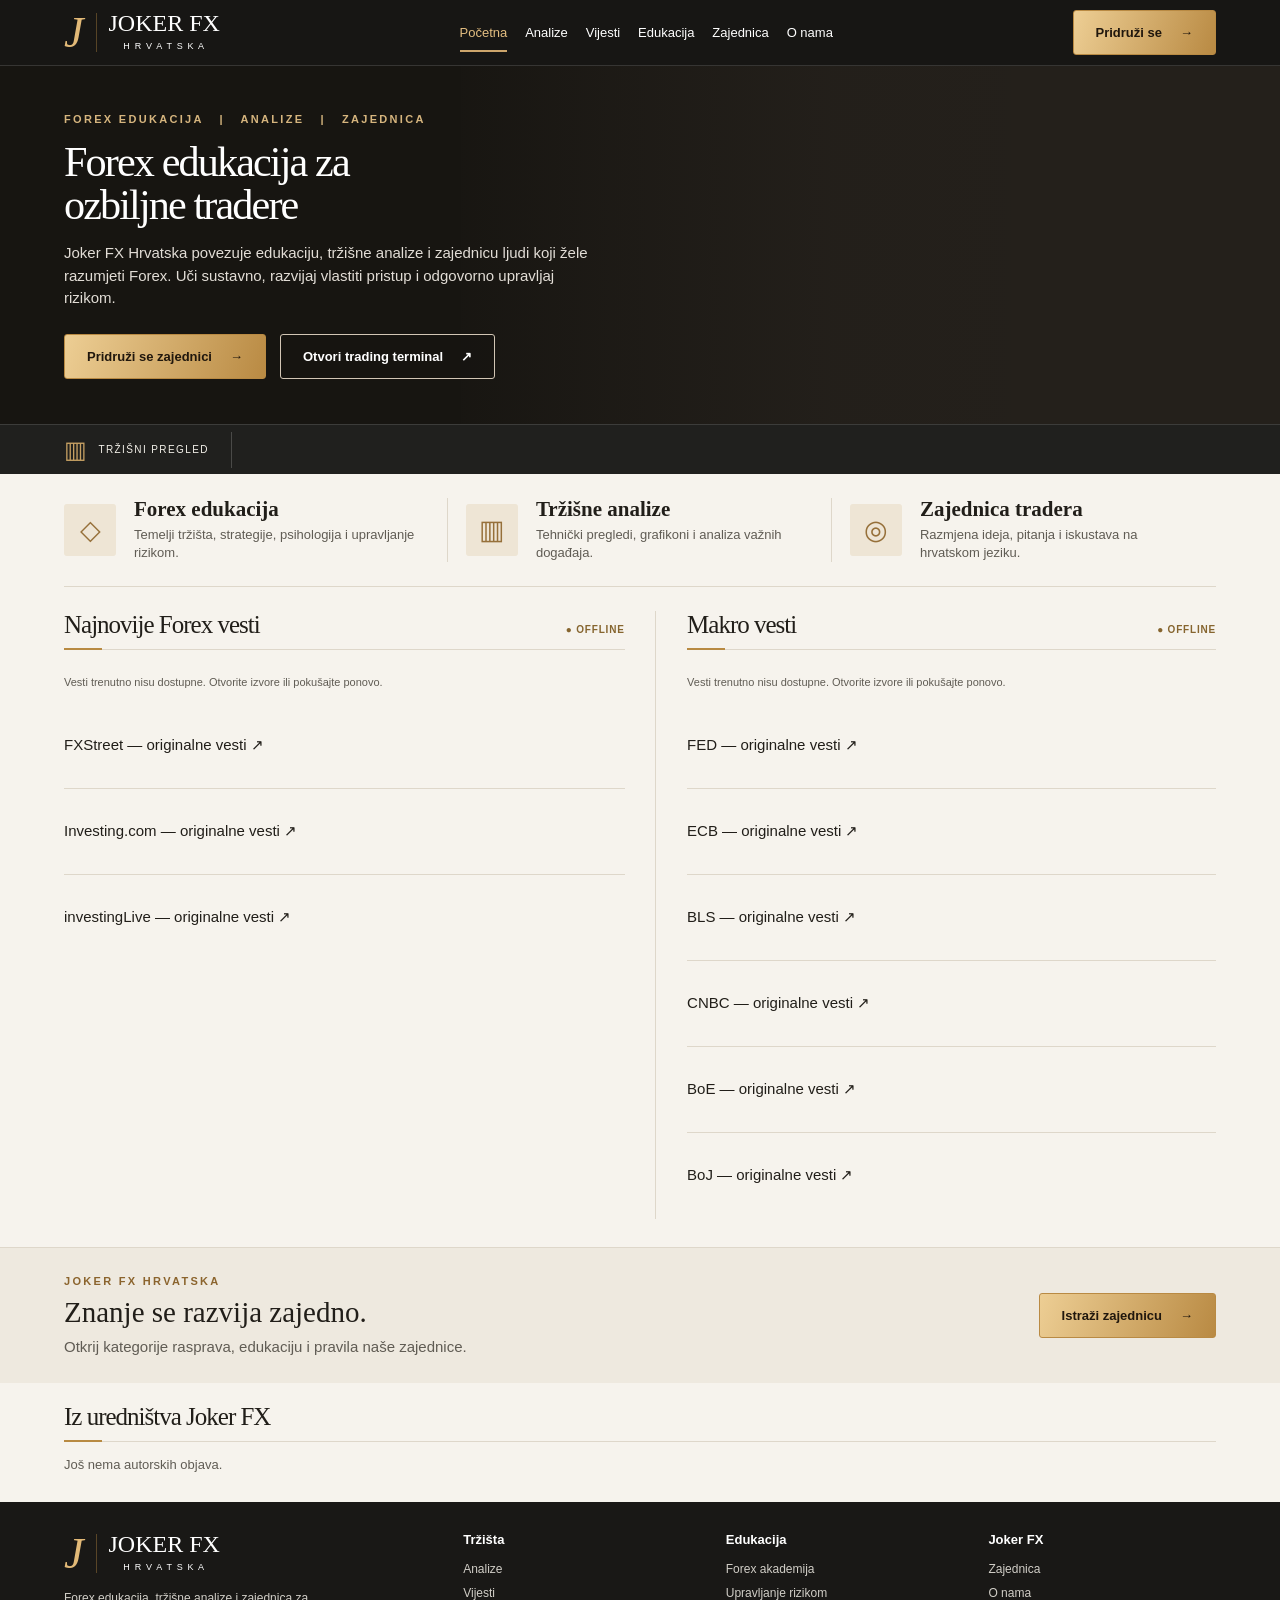
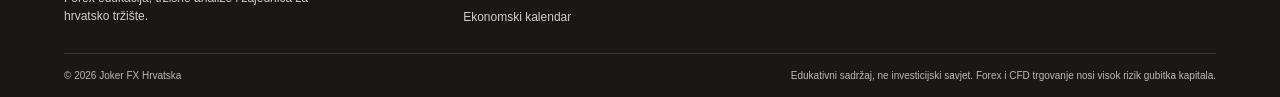
<file: index.html>
<!doctype html>
<html lang="hr"><head><meta charset="utf-8"><meta name="viewport" content="width=device-width,initial-scale=1"><meta name="theme-color" content="#181715"><meta name="description" content="Joker FX Hrvatska — Forex edukacija, tržišne analize i zajednica."><title>Početna | Joker FX Hrvatska</title><link rel="stylesheet" href="stil-v9.css"><link rel="stylesheet" href="objave-v15.css"></head>
<body class="home"><header class="masthead"><div class="wrap nav"><a class="logo" href="index.html" aria-label="Joker FX Hrvatska početna"><span class="monogram">J</span><span>JOKER FX<small>H R V A T S K A</small></span></a><button class="menu-toggle" aria-expanded="false" aria-controls="navigation" type="button">☰ <span>Meni</span></button><nav id="navigation" aria-label="Glavna navigacija"><a href="index.html" class="active" aria-current="page">Početna</a><a href="analize.html">Analize</a><a href="vesti.html">Vijesti</a><a href="edukacija.html">Edukacija</a><a href="zajednica.html">Zajednica</a><a href="o-nama.html">O nama</a></nav><a class="button gold nav-cta" href="zajednica.html">Pridruži se <span>→</span></a></div></header><main><section class="hero"><div class="hero-art" aria-hidden="true"></div><div class="wrap hero-inner"><p class="kicker">FOREX EDUKACIJA &nbsp; | &nbsp; ANALIZE &nbsp; | &nbsp; ZAJEDNICA</p><h1>Forex edukacija za<br>ozbiljne tradere</h1><p class="hero-description">Joker FX Hrvatska povezuje edukaciju, tržišne analize i zajednicu ljudi koji žele razumjeti Forex. Uči sustavno, razvijaj vlastiti pristup i odgovorno upravljaj rizikom.</p><div class="actions"><a class="button gold" href="zajednica.html">Pridruži se zajednici <span>→</span></a><a class="button outline" href="analize.html#terminal">Otvori trading terminal <span>↗</span></a></div></div></section>
<section class="ticker" aria-label="Tržišni pregled"><div class="wrap ticker-inner"><div class="ticker-label"><span>▥</span><div>TRŽIŠNI PREGLED</div></div><div class="ticker-widget"><div class="tradingview-widget-container"><div class="tradingview-widget-container__widget"></div><script src="https://s3.tradingview.com/external-embedding/embed-widget-ticker-tape.js" async>{"symbols":[{"proName":"FOREXCOM:EURUSD","title":"EUR/USD"},{"proName":"FOREXCOM:GBPUSD","title":"GBP/USD"},{"proName":"FOREXCOM:USDJPY","title":"USD/JPY"},{"proName":"FOREXCOM:XAUUSD","title":"Zlato"},{"proName":"CAPITALCOM:DXY","title":"DXY"}],"showSymbolLogo":false,"isTransparent":true,"displayMode":"adaptive","colorTheme":"dark","locale":"en"}</script></div></div></div></section>
<section class="wrap pillars" id="edukacija"><a href="edukacija.html"><span class="feature-icon">◇</span><div><h2>Forex edukacija</h2><p>Temelji tržišta, strategije, psihologija i upravljanje rizikom.</p></div></a><a href="analize.html"><span class="feature-icon">▥</span><div><h2>Tržišne analize</h2><p>Tehnički pregledi, grafikoni i analiza važnih događaja.</p></div></a><a href="zajednica.html"><span class="feature-icon">◎</span><div><h2>Zajednica tradera</h2><p>Razmjena ideja, pitanja i iskustava na hrvatskom jeziku.</p></div></a></section>
<section class="wrap editorial" aria-label="Forex i makro vesti"><div class="analysis-column news-panel" lang="sr-Latn" id="forex-news"><div class="section-heading"><h2>Najnovije Forex vesti</h2><span class="live-indicator" id="forex-live">● PROVERA</span></div><div class="news-toolbar"><span id="forex-status" role="status" class="sr-only">Učitavanje vesti…</span><button id="forex-refresh" type="button" aria-label="Osveži vesti" hidden>↻</button></div><div id="forex-list" class="story-list news-list"><p class="news-empty">Povezivanje sa Forex izvorima…</p></div></div>
<div class="news-column" id="vijesti" lang="sr-Latn"><div class="section-heading"><h2>Makro vesti</h2><span class="live-indicator" id="macro-live">● PROVERA</span></div><div class="news-toolbar"><span id="macro-status" role="status" class="sr-only">Učitavanje vesti…</span><button id="macro-refresh" type="button" aria-label="Osveži vesti" hidden>↻</button></div><div id="macro-list" class="story-list news-list"><p class="news-empty">Povezivanje sa izvorima…</p></div></div>
</section>
<section class="community"><div class="wrap community-inner"><div><p class="kicker">JOKER FX HRVATSKA</p><h2>Znanje se razvija zajedno.</h2><p>Otkrij kategorije rasprava, edukaciju i pravila naše zajednice.</p></div><a class="button gold" href="zajednica.html">Istraži zajednicu <span>→</span></a></div></section>
<section class="wrap editorial-published"><div class="section-heading"><h2>Iz uredništva Joker FX</h2></div><div data-published="analysis,news" data-limit="4"><p class="muted">Još nema autorskih objava.</p></div></section></main><footer><div class="wrap footer-grid"><div><a class="logo" href="index.html"><span class="monogram">J</span><span>JOKER FX<small>H R V A T S K A</small></span></a><p>Forex edukacija, tržišne analize i zajednica za hrvatsko tržište.</p></div><div><h3>Tržišta</h3><a href="analize.html">Analize</a><a href="vesti.html">Vijesti</a><a href="analize.html#kalendar">Ekonomski kalendar</a></div><div><h3>Edukacija</h3><a href="edukacija.html">Forex akademija</a><a href="edukacija.html#rizik">Upravljanje rizikom</a></div><div><h3>Joker FX</h3><a href="zajednica.html">Zajednica</a><a href="o-nama.html">O nama</a></div></div><div class="wrap legal"><span>© <span id="year">2026</span> Joker FX Hrvatska</span><span>Edukativni sadržaj, ne investicijski savjet. Forex i CFD trgovanje nosi visok rizik gubitka kapitala.</span></div></footer><script>const toggle=document.querySelector('.menu-toggle'),nav=document.getElementById('navigation');toggle.addEventListener('click',()=>{const open=toggle.getAttribute('aria-expanded')==='true';toggle.setAttribute('aria-expanded',String(!open));nav.classList.toggle('open',!open)});nav.querySelectorAll('a').forEach(a=>a.addEventListener('click',()=>{toggle.setAttribute('aria-expanded','false');nav.classList.remove('open')}));document.getElementById('year').textContent=new Date().getFullYear();</script><script src="novosti-v9.js" defer></script><script type="module" src="objave-v15.js"></script></body></html>
</file>
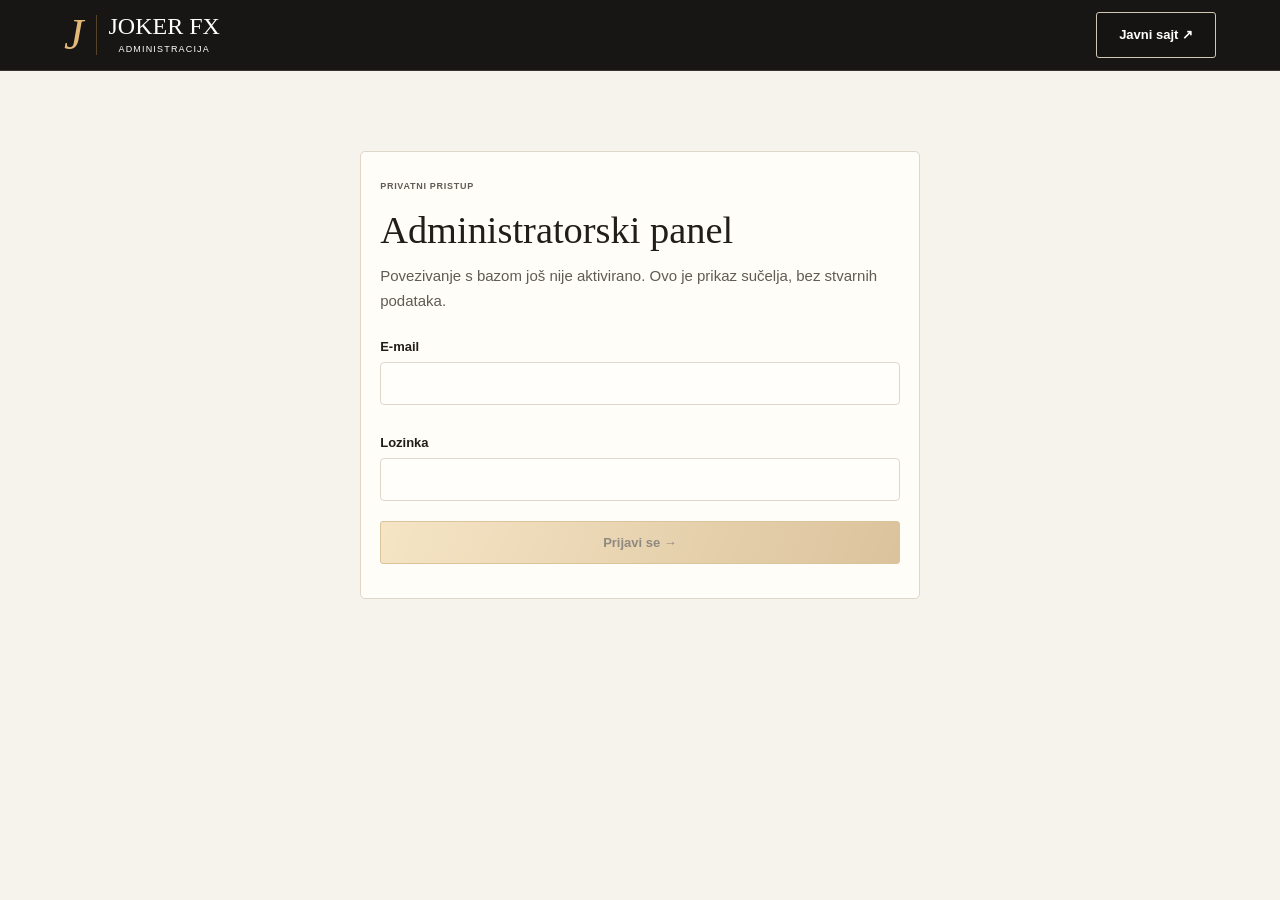
<file: admin.html>
<!doctype html><html lang="hr"><head><meta charset="utf-8"><meta name="viewport" content="width=device-width,initial-scale=1"><meta name="robots" content="noindex,nofollow"><title>Administracija | Joker FX Hrvatska</title><link rel="stylesheet" href="stil-v9.css"><link rel="stylesheet" href="admin-v15.css"></head><body class="admin-body"><header class="masthead"><div class="wrap admin-header"><a class="logo" href="index.html"><span class="monogram">J</span><span>JOKER FX<small>ADMINISTRACIJA</small></span></a><div class="header-actions"><a href="index.html" class="button outline">Javni sajt ↗</a><button class="button gold" id="logout" hidden>Odjava</button></div></div></header><main class="wrap admin-main"><section class="surface admin-login" id="login"><p class="category">PRIVATNI PRISTUP</p><h1>Administratorski panel</h1><p id="login-info">Povezivanje s bazom još nije aktivirano. Ovo je prikaz sučelja, bez stvarnih podataka.</p><form id="login-form"><label>E-mail<input type="email" name="email" autocomplete="username" required disabled></label><label>Lozinka<input type="password" name="password" autocomplete="current-password" required disabled></label><button class="button gold" disabled>Prijavi se →</button></form><p class="muted" role="status" id="login-status"></p></section><section id="dashboard" hidden><div class="admin-welcome"><div><p class="category">UPRAVLJANJE PLATFORMOM</p><h1>Kontrolna ploča</h1><p id="identity"></p></div><button id="refresh" class="button outline-light">↻ Osvježi podatke</button></div><div class="admin-kpis"><article class="surface kpi"><span>Članovi</span><strong id="count-members">—</strong></article><article class="surface kpi"><span>Rasprave</span><strong id="count-posts">—</strong></article><article class="surface kpi"><span>Chat poruke</span><strong id="count-messages">—</strong></article><article class="surface kpi"><span>Objavljeni sadržaj</span><strong id="count-published">—</strong></article></div><div class="admin-layout"><aside class="surface admin-menu"><h2>Upravljanje</h2><button type="button" data-tab="content" aria-pressed="true" class="selected"><span>▤</span>Sadržaj sajta</button><button type="button" data-tab="members" aria-pressed="false" class=""><span>◎</span>Članovi</button><button type="button" data-tab="moderation" aria-pressed="false" class=""><span>◇</span>Moderiranje</button><p class="muted">Prava se provjeravaju u bazi podataka.</p></aside><div class="admin-work"><section data-panel="content"><div class="surface"><div class="section-heading"><h2>Urednik sadržaja</h2><span class="category">JOKER FX</span></div><form id="content-form"><div class="field-grid"><label>Rubrika<select name="kind"><option value="analysis">Analize</option><option value="news">Autorske vijesti</option><option value="education">Dodatna edukacija</option><option value="webinar">Webinari</option></select></label><label>Status<select name="status"><option value="draft">Nacrt</option><option value="published">Objavljeno</option></select></label></div><label>Naslov<input name="title" required minlength="3" maxlength="150"></label><label>Tekst<textarea name="body" rows="7" required minlength="3" maxlength="15000"></textarea></label><label>Javni HTTPS link (opcionalno)<input name="link_url" type="url" maxlength="500" placeholder="https://…"></label><label>Termin webinara (lokalno vrijeme uređaja, opcionalno)<input type="datetime-local" name="event_at"></label><p class="muted">Objava je javno vidljiva kada odabereš status Objavljeno. Ne unositi privatne poveznice ili osobne podatke.</p><div class="admin-actions"><button class="button gold" type="submit" id="save-content">Spremi sadržaj</button><button class="button outline-light" id="clear-editor" type="button">Nova objava</button></div><p id="editor-status" role="status" class="muted"></p></form></div><section class="surface"><div class="section-heading"><h2>Arhiva sadržaja</h2></div><label>Prikaži<select id="content-filter"><option value="all">Sve rubrike</option><option value="analysis">Analize</option><option value="news">Vijesti</option><option value="education">Edukacija</option><option value="webinar">Webinari</option></select></label><div id="content-list"></div></section></section><section data-panel="members" hidden class="surface"><div class="section-heading"><h2>Članovi zajednice</h2></div><p class="muted">Zabrana pisanja onemogućuje nove objave, komentare i chat poruke. Ne briše račun niti stare objave.</p><label>Pretraži nadimke<input id="member-search" type="search" placeholder="Nadimak…"></label><div id="member-list"></div></section><section data-panel="moderation" hidden class="surface"><div class="section-heading"><h2>Moderiranje zajednice</h2></div><label>Vrsta sadržaja<select id="moderation-filter"><option value="jf_posts">Rasprave</option><option value="jf_comments">Komentari</option><option value="jf_messages">Chat poruke</option></select></label><div id="moderation-list"></div><p class="muted">Brisanje rasprave uklanja i pripadajuće komentare. Ove radnje zahtijevaju administratorska prava.</p></section></div></div><p id="admin-status" role="status" class="muted"></p></section></main><script type="module" src="admin-v15.js"></script></body></html>
</file>
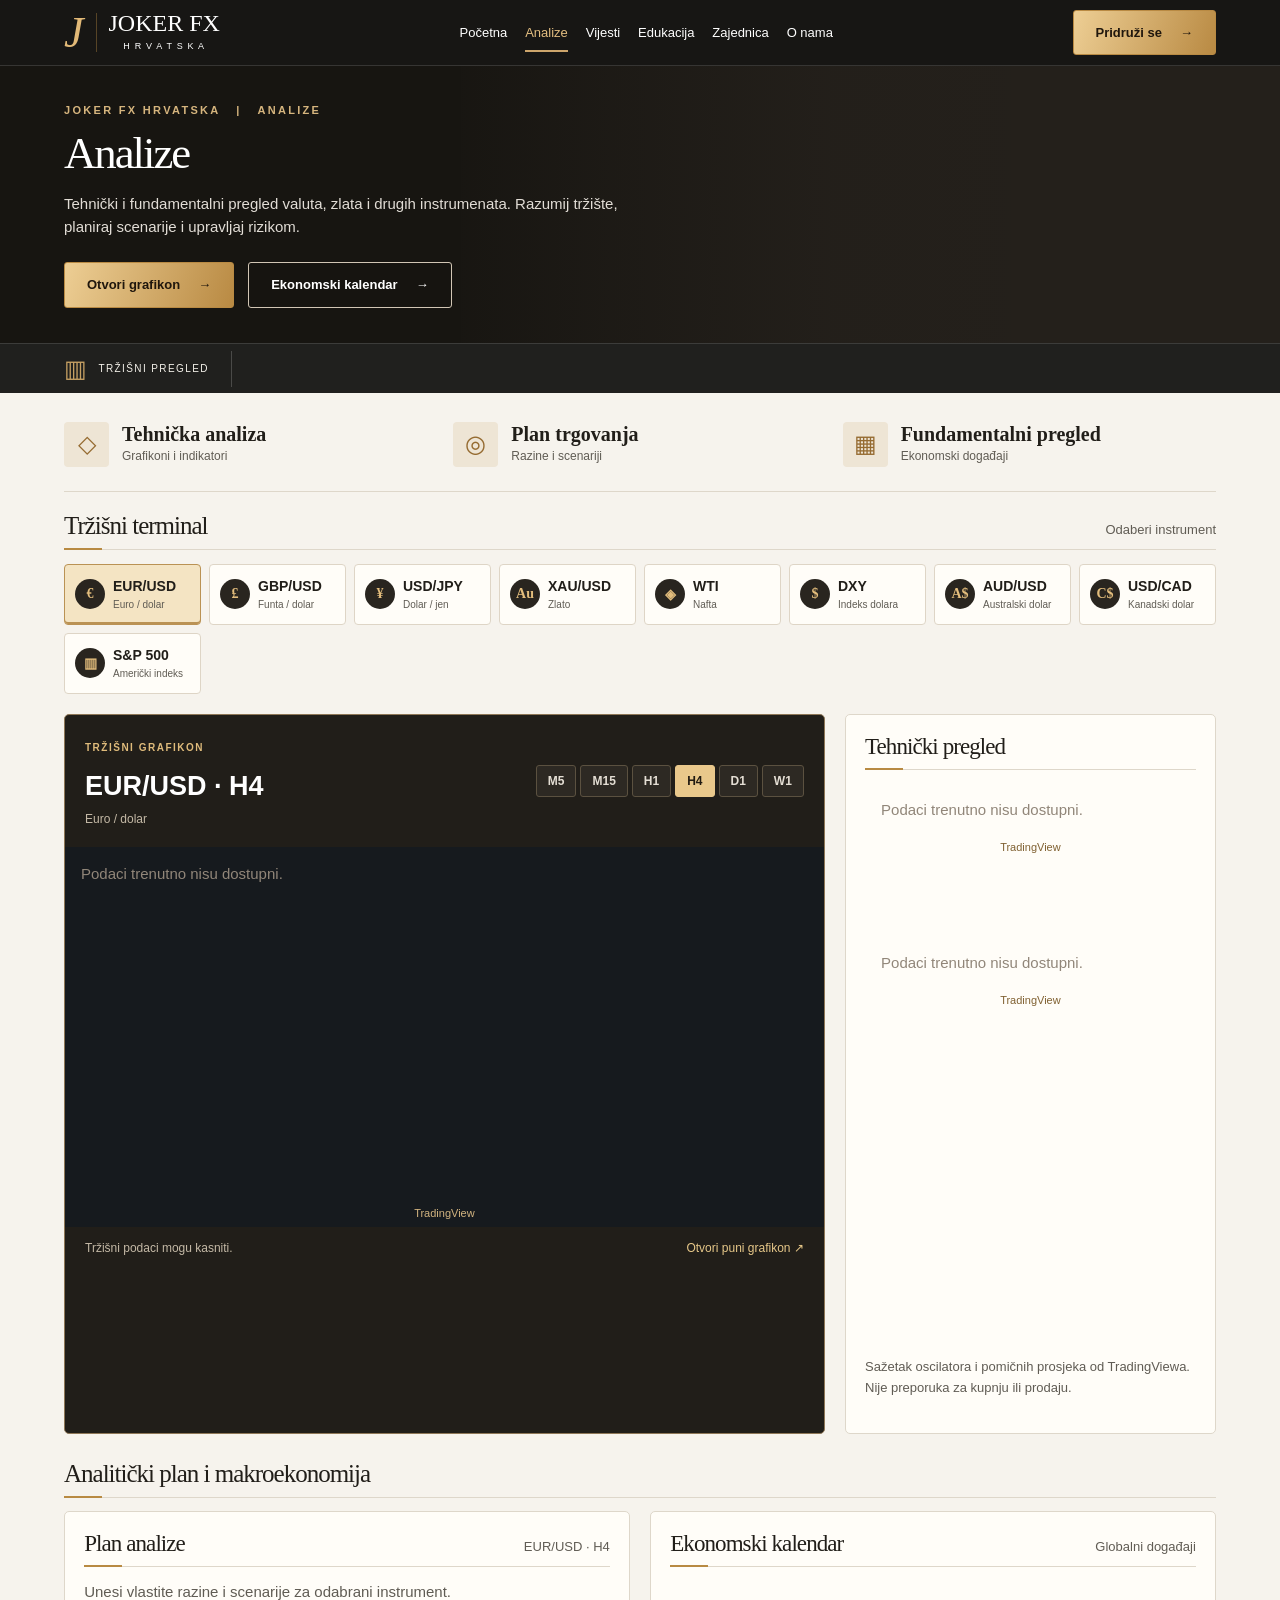
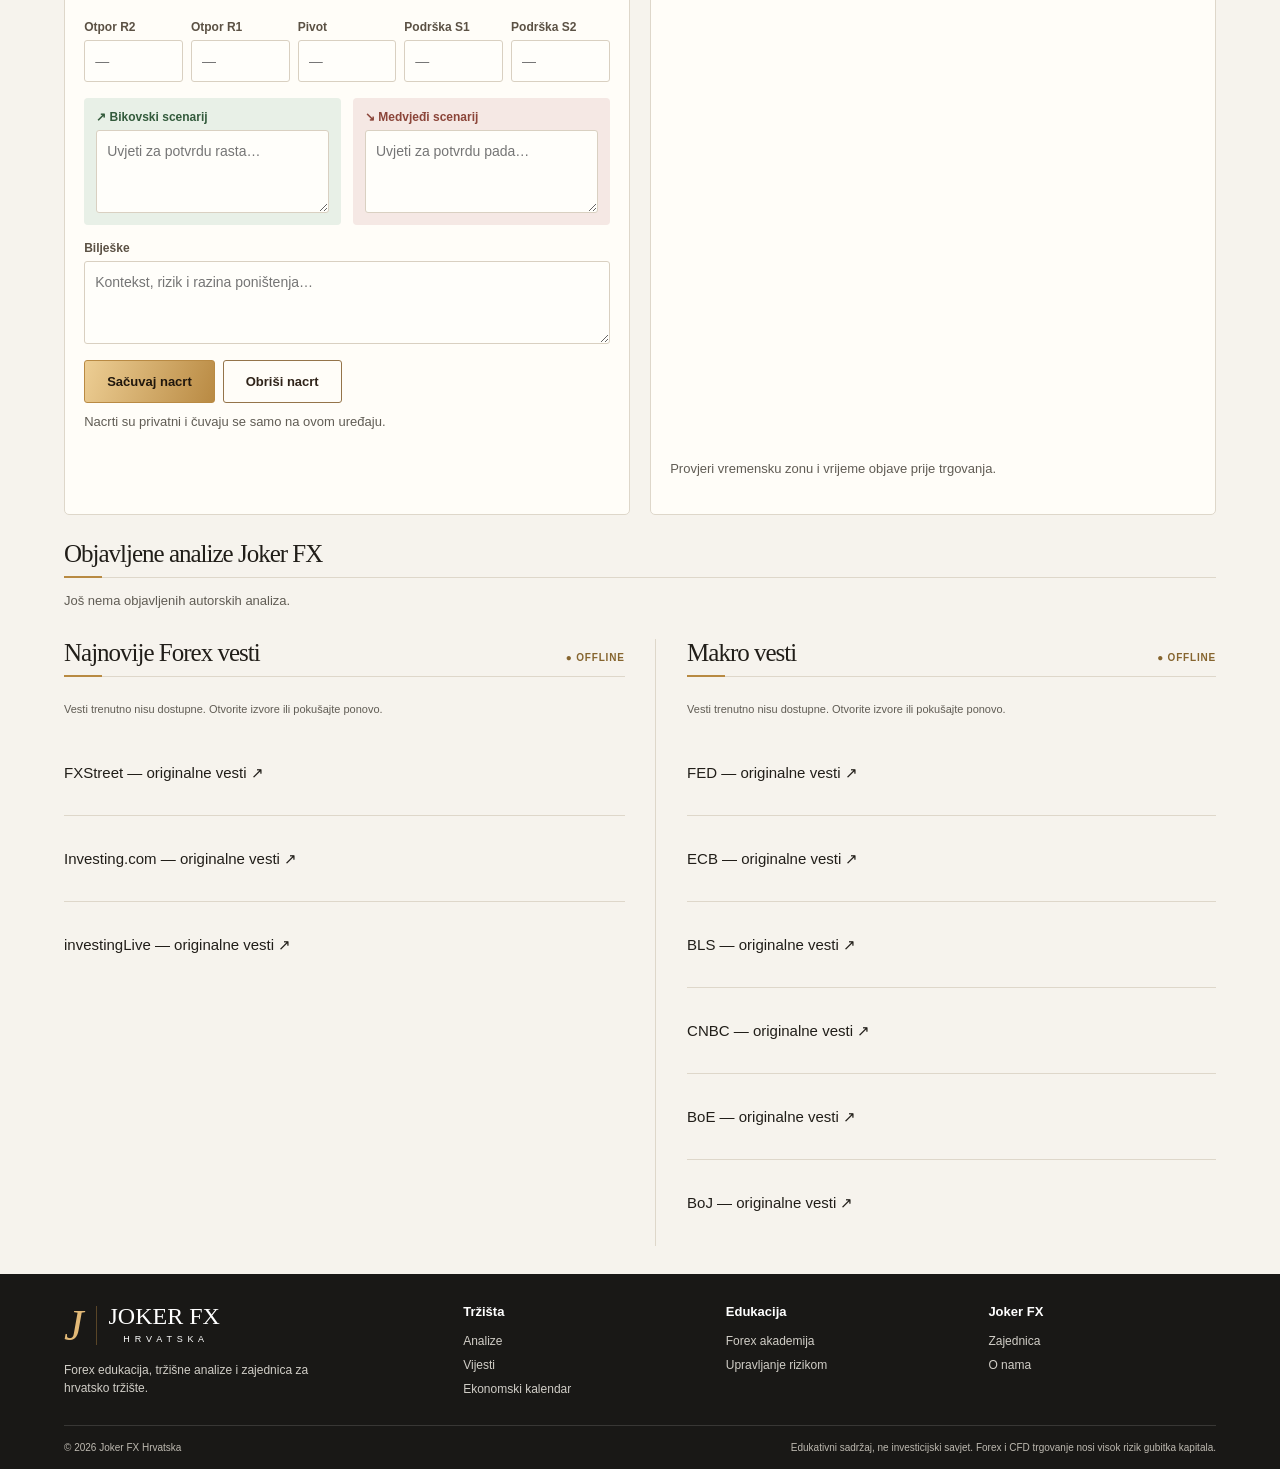
<file: analize.html>
<!doctype html>
<html lang="hr"><head><meta charset="utf-8"><meta name="viewport" content="width=device-width,initial-scale=1"><meta name="theme-color" content="#181715"><meta name="description" content="Joker FX Hrvatska — Forex edukacija, tržišne analize i zajednica."><title>Analize | Joker FX Hrvatska</title><link rel="stylesheet" href="stil-v9.css"><link rel="stylesheet" href="analize-v10.css"><link rel="stylesheet" href="objave-v15.css"></head>
<body class="subpage"><header class="masthead"><div class="wrap nav"><a class="logo" href="index.html" aria-label="Joker FX Hrvatska početna"><span class="monogram">J</span><span>JOKER FX<small>H R V A T S K A</small></span></a><button class="menu-toggle" aria-expanded="false" aria-controls="navigation" type="button">☰ <span>Meni</span></button><nav id="navigation" aria-label="Glavna navigacija"><a href="index.html">Početna</a><a href="analize.html" class="active" aria-current="page">Analize</a><a href="vesti.html">Vijesti</a><a href="edukacija.html">Edukacija</a><a href="zajednica.html">Zajednica</a><a href="o-nama.html">O nama</a></nav><a class="button gold nav-cta" href="zajednica.html">Pridruži se <span>→</span></a></div></header><main><section class="hero subhero analysis-hero"><div class="hero-art" aria-hidden="true"></div><div class="wrap hero-inner"><p class="kicker">JOKER FX HRVATSKA &nbsp; | &nbsp; ANALIZE</p><h1>Analize</h1><p class="hero-description">Tehnički i fundamentalni pregled valuta, zlata i drugih instrumenata. Razumij tržište, planiraj scenarije i upravljaj rizikom.</p><div class="actions"><a class="button gold" href="#terminal">Otvori grafikon <span>→</span></a><a class="button outline" href="#kalendar">Ekonomski kalendar <span>→</span></a></div></div></section><section class="ticker" aria-label="Tržišni pregled"><div class="wrap ticker-inner"><div class="ticker-label"><span>▥</span><div>TRŽIŠNI PREGLED</div></div><div class="ticker-widget"><div class="tradingview-widget-container"><div class="tradingview-widget-container__widget"></div><script src="https://s3.tradingview.com/external-embedding/embed-widget-ticker-tape.js" async>{"symbols":[{"proName":"FOREXCOM:EURUSD","title":"EUR/USD"},{"proName":"FOREXCOM:GBPUSD","title":"GBP/USD"},{"proName":"FOREXCOM:USDJPY","title":"USD/JPY"},{"proName":"FOREXCOM:XAUUSD","title":"Zlato"},{"proName":"CAPITALCOM:DXY","title":"DXY"}],"showSymbolLogo":false,"isTransparent":true,"displayMode":"adaptive","colorTheme":"dark","locale":"en"}</script></div></div></div></section><section class="wrap page-content analysis-workspace" id="analiza"><div class="analysis-links"><a href="#terminal"><span>◇</span><div><strong>Tehnička analiza</strong><small>Grafikoni i indikatori</small></div></a><a href="#plan"><span>◎</span><div><strong>Plan trgovanja</strong><small>Razine i scenariji</small></div></a><a href="#kalendar"><span>▦</span><div><strong>Fundamentalni pregled</strong><small>Ekonomski događaji</small></div></a></div>
<div class="section-heading"><h2>Tržišni terminal</h2><span class="muted">Odaberi instrument</span></div>
<div class="instrument-strip" role="group" aria-label="Instrumenti"><button type="button" class="instrument-card selected" data-symbol="FOREXCOM:EURUSD" data-name="EUR/USD" data-description="Euro / dolar" aria-pressed="true"><span class="instrument-icon">€</span><span><strong>EUR/USD</strong><small>Euro / dolar</small></span></button><button type="button" class="instrument-card" data-symbol="FOREXCOM:GBPUSD" data-name="GBP/USD" data-description="Funta / dolar" aria-pressed="false"><span class="instrument-icon">£</span><span><strong>GBP/USD</strong><small>Funta / dolar</small></span></button><button type="button" class="instrument-card" data-symbol="FOREXCOM:USDJPY" data-name="USD/JPY" data-description="Dolar / jen" aria-pressed="false"><span class="instrument-icon">¥</span><span><strong>USD/JPY</strong><small>Dolar / jen</small></span></button><button type="button" class="instrument-card" data-symbol="FOREXCOM:XAUUSD" data-name="XAU/USD" data-description="Zlato" aria-pressed="false"><span class="instrument-icon">Au</span><span><strong>XAU/USD</strong><small>Zlato</small></span></button><button type="button" class="instrument-card" data-symbol="TVC:USOIL" data-name="WTI" data-description="Nafta" aria-pressed="false"><span class="instrument-icon">◈</span><span><strong>WTI</strong><small>Nafta</small></span></button><button type="button" class="instrument-card" data-symbol="CAPITALCOM:DXY" data-name="DXY" data-description="Indeks dolara" aria-pressed="false"><span class="instrument-icon">$</span><span><strong>DXY</strong><small>Indeks dolara</small></span></button><button type="button" class="instrument-card" data-symbol="FOREXCOM:AUDUSD" data-name="AUD/USD" data-description="Australski dolar" aria-pressed="false"><span class="instrument-icon">A$</span><span><strong>AUD/USD</strong><small>Australski dolar</small></span></button><button type="button" class="instrument-card" data-symbol="FOREXCOM:USDCAD" data-name="USD/CAD" data-description="Kanadski dolar" aria-pressed="false"><span class="instrument-icon">C$</span><span><strong>USD/CAD</strong><small>Kanadski dolar</small></span></button><button type="button" class="instrument-card" data-symbol="FOREXCOM:SPXUSD" data-name="S&P 500" data-description="Američki indeks" aria-pressed="false"><span class="instrument-icon">▥</span><span><strong>S&P 500</strong><small>Američki indeks</small></span></button></div>
<div class="analysis-main"><article class="surface chart-panel" id="terminal"><div class="chart-heading"><div><p class="category">TRŽIŠNI GRAFIKON</p><h2 id="chart-title">EUR/USD</h2><span class="muted" id="chart-description">Euro / dolar</span></div><div class="timeframes" role="group" aria-label="Vremenski okvir"><button data-frame="5" type="button" class="frame" aria-pressed="false">M5</button><button data-frame="15" type="button" class="frame" aria-pressed="false">M15</button><button data-frame="60" type="button" class="frame" aria-pressed="false">H1</button><button data-frame="240" type="button" class="frame selected" aria-pressed="true">H4</button><button data-frame="D" type="button" class="frame" aria-pressed="false">D1</button><button data-frame="W" type="button" class="frame" aria-pressed="false">W1</button></div></div><div id="chart-host" class="chart-live"><p class="widget-loading">Učitavanje grafikona…</p></div><div class="chart-footer"><span>Tržišni podaci mogu kasniti.</span><a id="external-chart" href="https://www.tradingview.com/chart/?symbol=FOREXCOM%3AEURUSD" target="_blank" rel="noopener noreferrer">Otvori puni grafikon ↗</a></div></article>
<aside class="surface technical-panel"><div class="section-heading"><h2>Tehnički pregled</h2></div><div class="quote-host" id="quote-host"></div><div id="technical" class="technical-host"><p class="widget-loading">Učitavanje indikatora…</p></div><p class="muted">Sažetak oscilatora i pomičnih prosjeka od TradingViewa. Nije preporuka za kupnju ili prodaju.</p></aside></div>
<div class="section-heading section-gap"><h2>Analitički plan i makroekonomija</h2></div><div class="analysis-lower"><article class="surface plan-panel" id="plan"><div class="section-heading"><h2>Plan analize</h2><span class="muted" id="plan-symbol">EUR/USD · H4</span></div><p>Unesi vlastite razine i scenarije za odabrani instrument.</p><form id="analysis-form"><div class="level-grid"><label>Otpor R2<input name="r2" type="number" step="any" min="0" placeholder="—"></label><label>Otpor R1<input name="r1" type="number" step="any" min="0" placeholder="—"></label><label>Pivot<input name="pivot" type="number" step="any" min="0" placeholder="—"></label><label>Podrška S1<input name="s1" type="number" step="any" min="0" placeholder="—"></label><label>Podrška S2<input name="s2" type="number" step="any" min="0" placeholder="—"></label></div><div class="scenario-fields"><label class="bull-field">↗ Bikovski scenarij<textarea name="bull" rows="3" maxlength="1500" placeholder="Uvjeti za potvrdu rasta…"></textarea></label><label class="bear-field">↘ Medvjeđi scenarij<textarea name="bear" rows="3" maxlength="1500" placeholder="Uvjeti za potvrdu pada…"></textarea></label></div><label class="notes-field">Bilješke<textarea name="notes" rows="3" maxlength="3000" placeholder="Kontekst, rizik i razina poništenja…"></textarea></label><div class="plan-actions"><button class="button gold" type="submit">Sačuvaj nacrt</button><button class="button outline-light" id="clear-plan" type="button">Obriši nacrt</button></div><p class="muted" role="status" id="plan-status">Nacrti su privatni i čuvaju se samo na ovom uređaju.</p></form></article><article class="surface economic-panel" id="kalendar"><div class="section-heading"><h2>Ekonomski kalendar</h2><span class="muted">Globalni događaji</span></div><div class="calendar-new"><div class="tradingview-widget-container tv-container"><div class="tradingview-widget-container__widget"></div><script src="https://s3.tradingview.com/external-embedding/embed-widget-events.js" async>{"colorTheme":"light","isTransparent":false,"locale":"en","countryFilter":"us,eu,gb,jp,ca,au,cn","importanceFilter":"-1,0,1","width":"100%","height":"100%"}</script></div></div><p class="muted">Provjeri vremensku zonu i vrijeme objave prije trgovanja.</p></article></div>
<div class="section-heading section-gap"><h2>Objavljene analize Joker FX</h2></div><div data-published="analysis"><p class="muted">Još nema objavljenih autorskih analiza.</p></div></section><section class="wrap editorial" aria-label="Forex i makro vesti"><div class="analysis-column news-panel" lang="sr-Latn" id="forex-news"><div class="section-heading"><h2>Najnovije Forex vesti</h2><span class="live-indicator" id="forex-live">● PROVERA</span></div><div class="news-toolbar"><span id="forex-status" role="status" class="sr-only">Učitavanje vesti…</span><button id="forex-refresh" type="button" aria-label="Osveži vesti" hidden>↻</button></div><div id="forex-list" class="story-list news-list"><p class="news-empty">Povezivanje sa Forex izvorima…</p></div></div>
<div class="news-column" id="vijesti" lang="sr-Latn"><div class="section-heading"><h2>Makro vesti</h2><span class="live-indicator" id="macro-live">● PROVERA</span></div><div class="news-toolbar"><span id="macro-status" role="status" class="sr-only">Učitavanje vesti…</span><button id="macro-refresh" type="button" aria-label="Osveži vesti" hidden>↻</button></div><div id="macro-list" class="story-list news-list"><p class="news-empty">Povezivanje sa izvorima…</p></div></div>
</section></main><footer><div class="wrap footer-grid"><div><a class="logo" href="index.html"><span class="monogram">J</span><span>JOKER FX<small>H R V A T S K A</small></span></a><p>Forex edukacija, tržišne analize i zajednica za hrvatsko tržište.</p></div><div><h3>Tržišta</h3><a href="analize.html">Analize</a><a href="vesti.html">Vijesti</a><a href="analize.html#kalendar">Ekonomski kalendar</a></div><div><h3>Edukacija</h3><a href="edukacija.html">Forex akademija</a><a href="edukacija.html#rizik">Upravljanje rizikom</a></div><div><h3>Joker FX</h3><a href="zajednica.html">Zajednica</a><a href="o-nama.html">O nama</a></div></div><div class="wrap legal"><span>© <span id="year">2026</span> Joker FX Hrvatska</span><span>Edukativni sadržaj, ne investicijski savjet. Forex i CFD trgovanje nosi visok rizik gubitka kapitala.</span></div></footer><script>const toggle=document.querySelector('.menu-toggle'),nav=document.getElementById('navigation');toggle.addEventListener('click',()=>{const open=toggle.getAttribute('aria-expanded')==='true';toggle.setAttribute('aria-expanded',String(!open));nav.classList.toggle('open',!open)});nav.querySelectorAll('a').forEach(a=>a.addEventListener('click',()=>{toggle.setAttribute('aria-expanded','false');nav.classList.remove('open')}));document.getElementById('year').textContent=new Date().getFullYear();</script><script src="analize-v10.js" defer></script><script src="novosti-v9.js" defer></script><script type="module" src="objave-v15.js"></script></body></html>
</file>
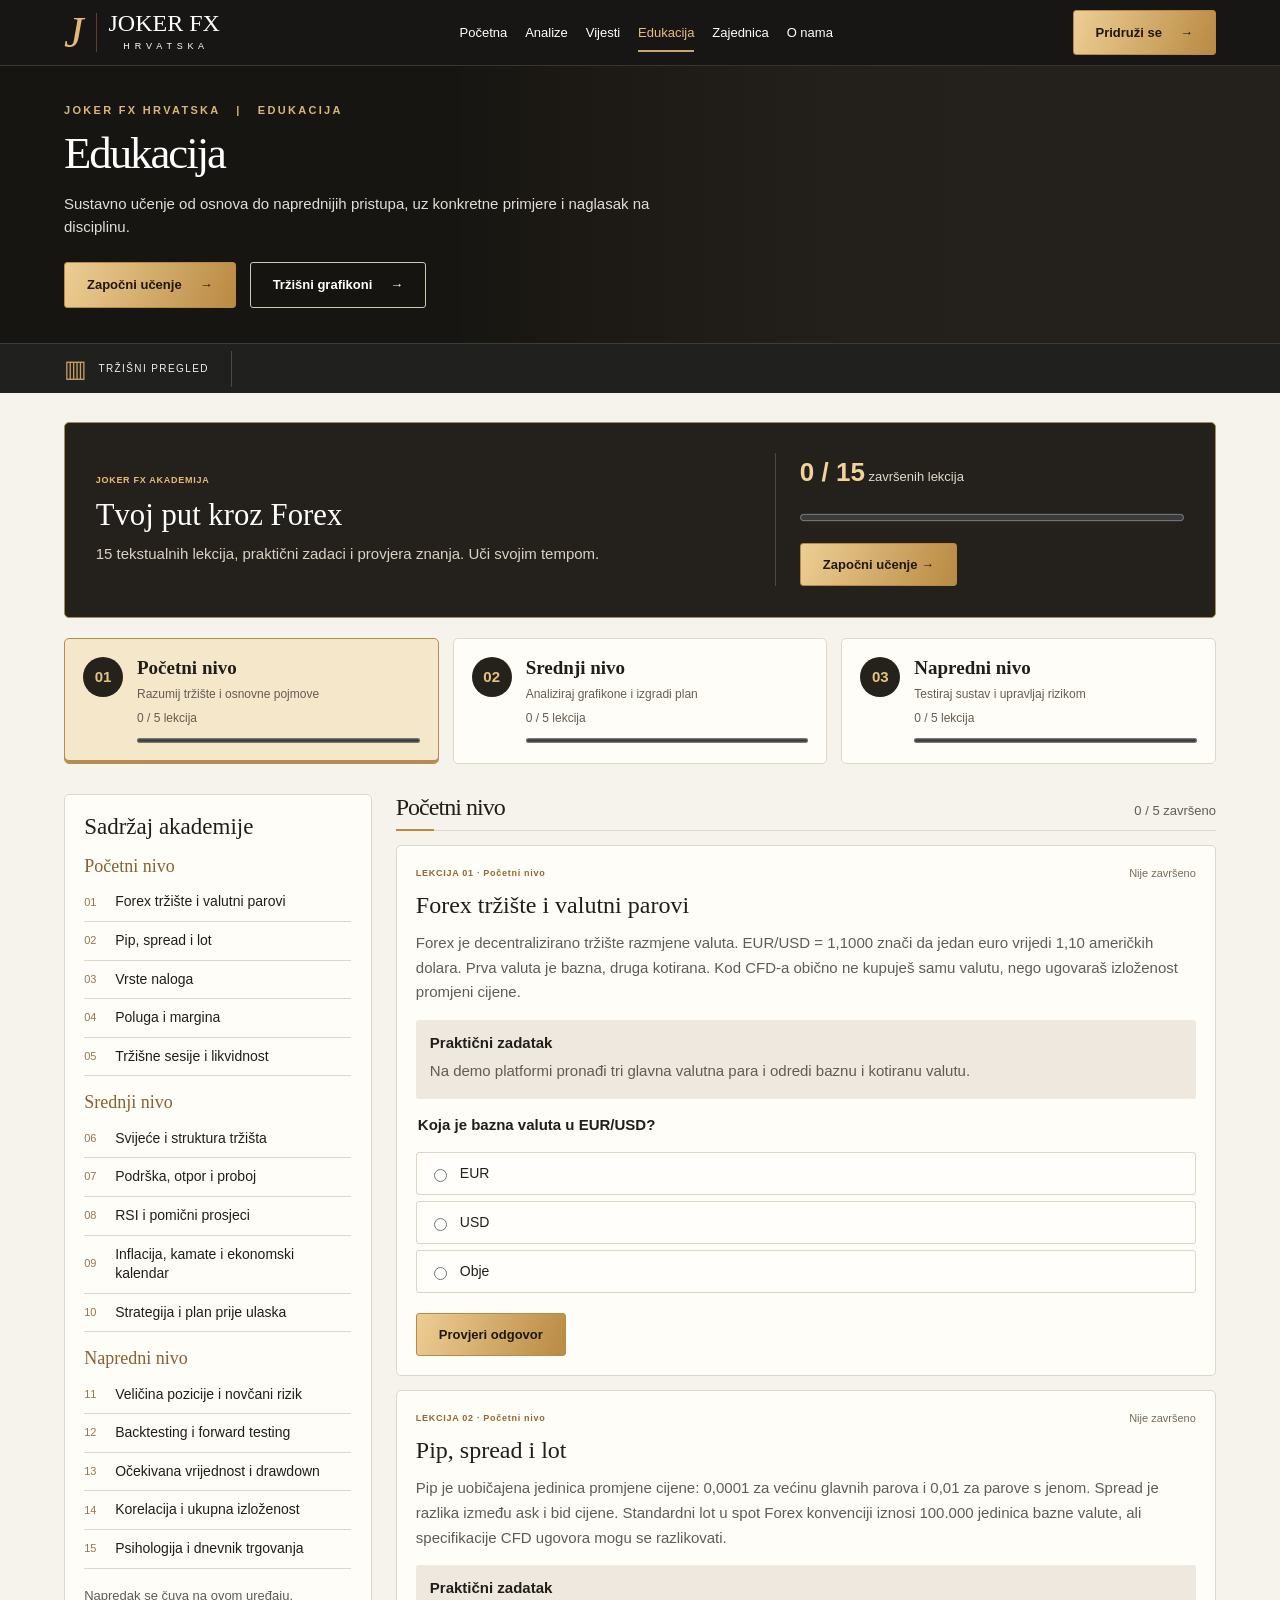
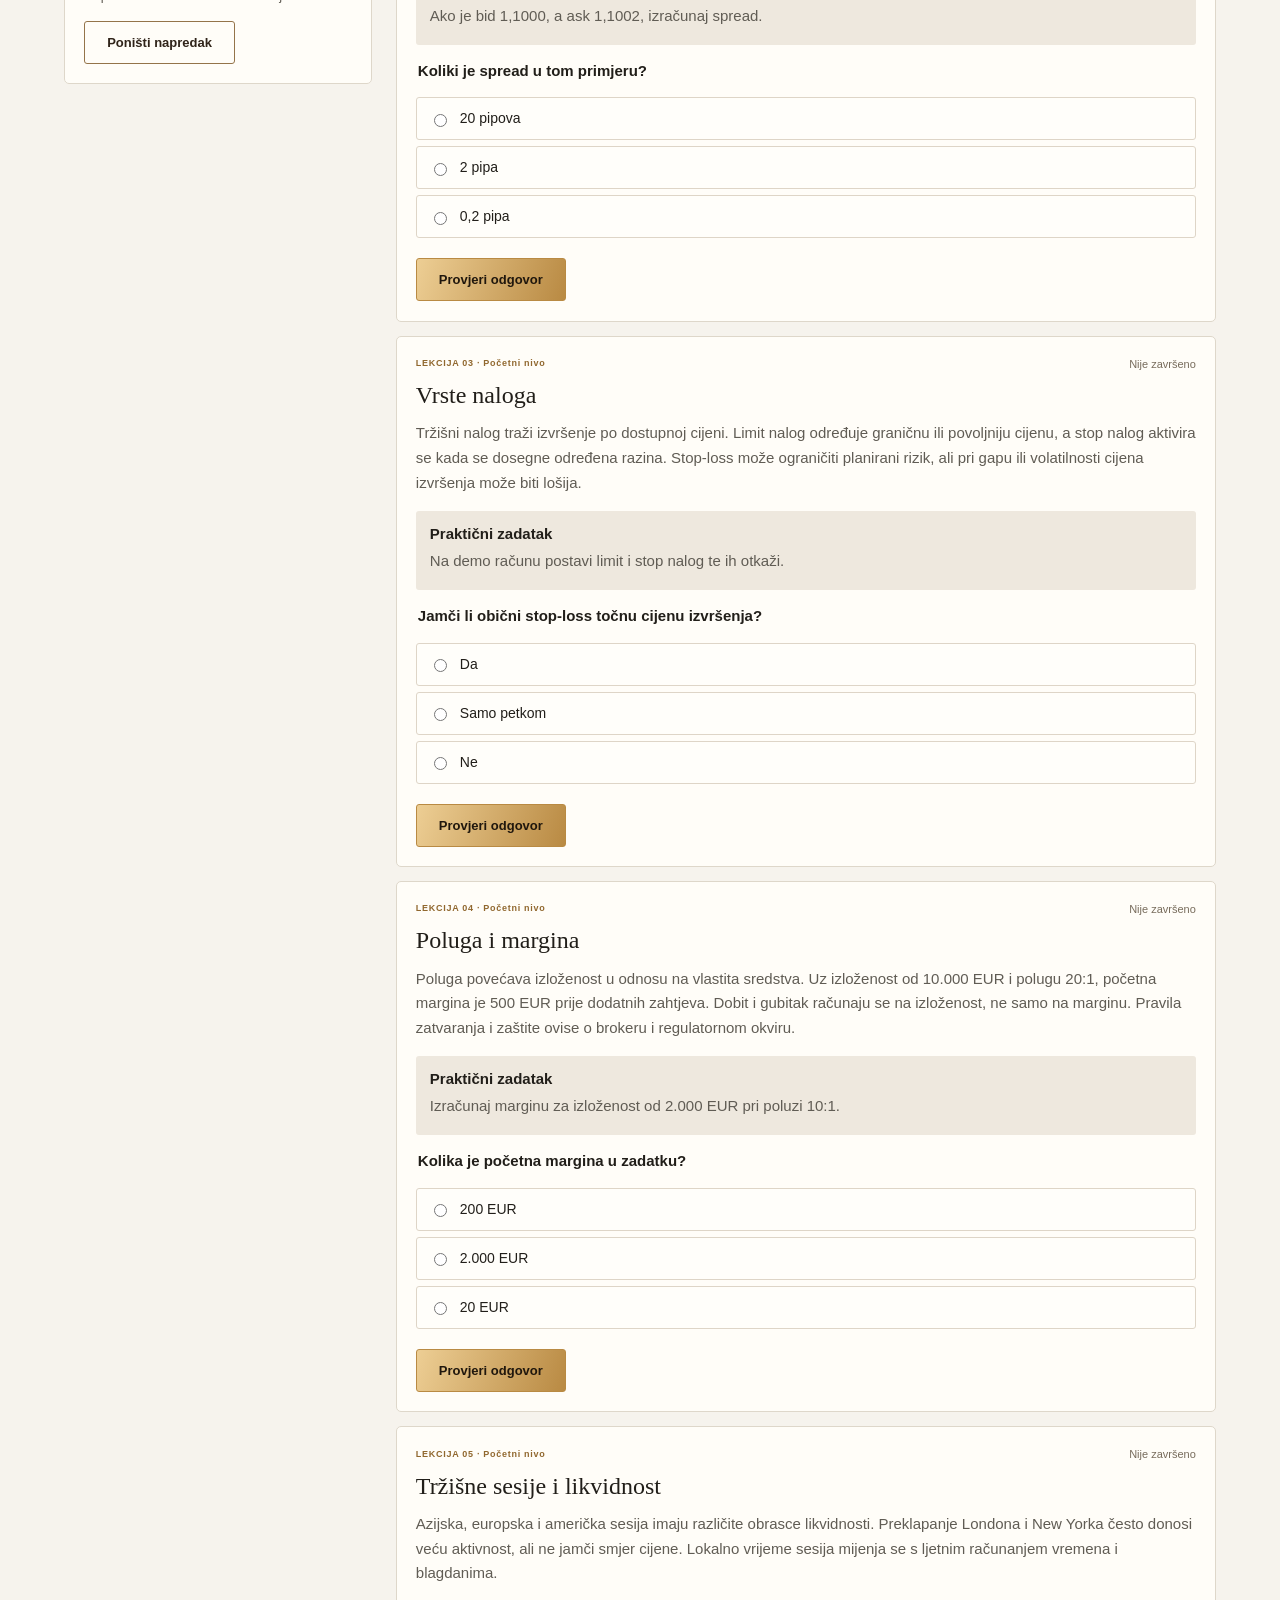
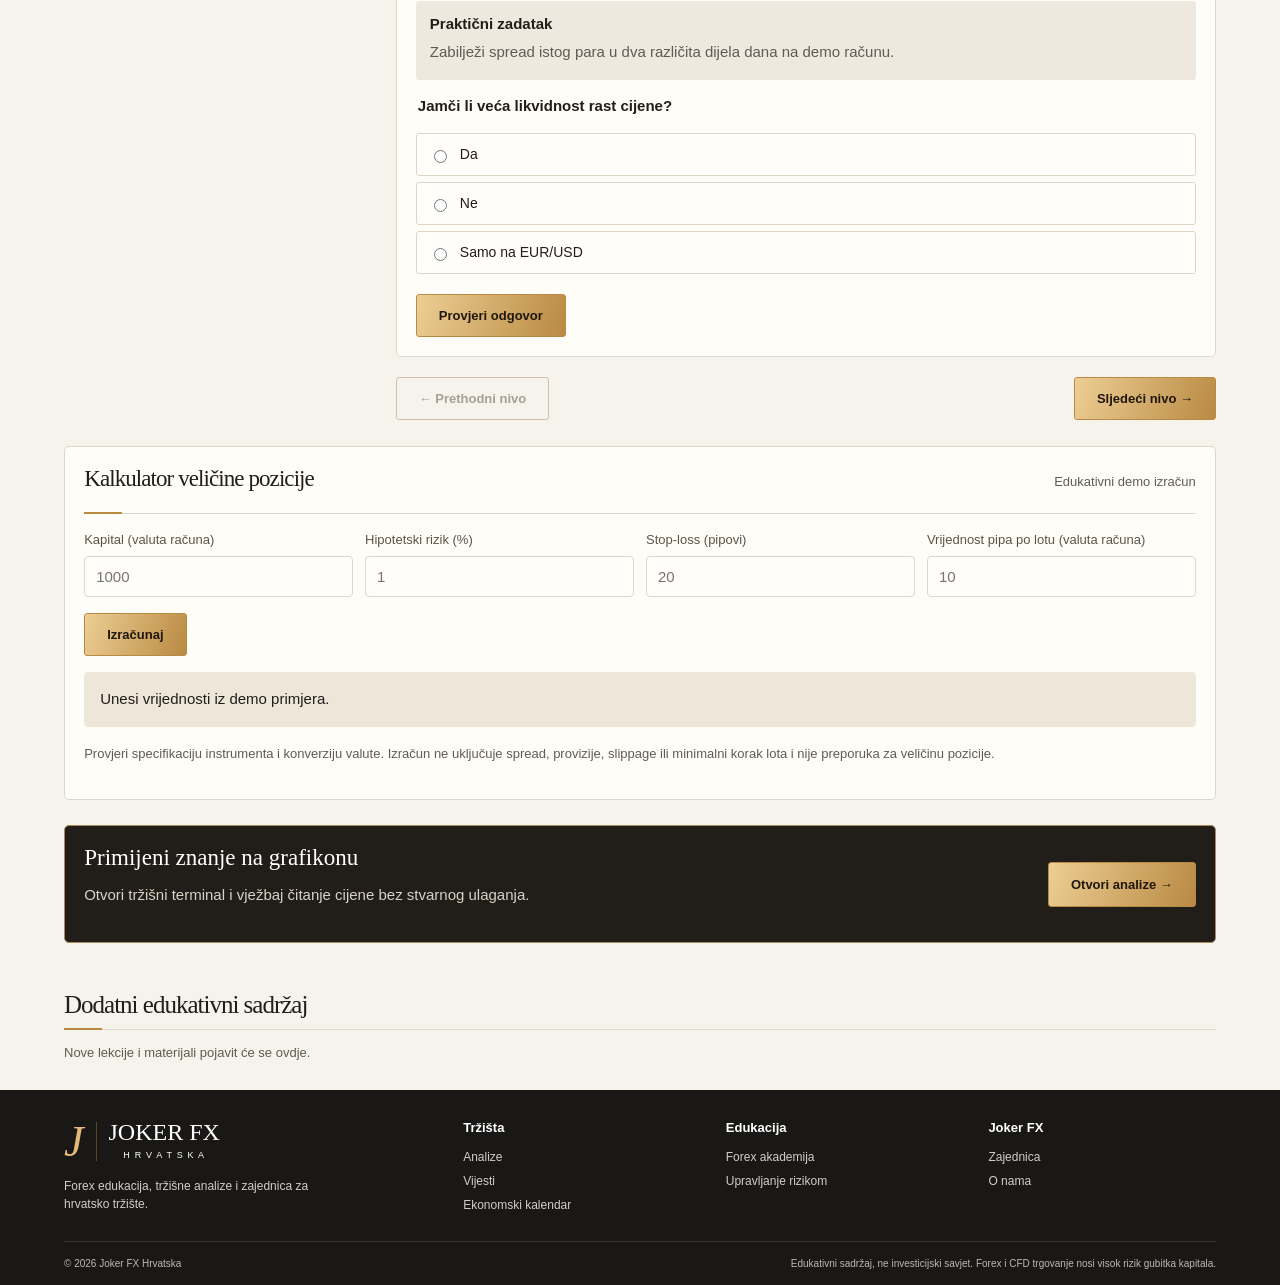
<file: edukacija.html>
<!doctype html>
<html lang="hr"><head><meta charset="utf-8"><meta name="viewport" content="width=device-width,initial-scale=1"><meta name="theme-color" content="#181715"><meta name="description" content="Joker FX Hrvatska — Forex edukacija, tržišne analize i zajednica."><title>Edukacija | Joker FX Hrvatska</title><link rel="stylesheet" href="stil-v9.css"><link rel="stylesheet" href="edukacija-v12.css"><link rel="stylesheet" href="objave-v15.css"></head>
<body class="subpage"><header class="masthead"><div class="wrap nav"><a class="logo" href="index.html" aria-label="Joker FX Hrvatska početna"><span class="monogram">J</span><span>JOKER FX<small>H R V A T S K A</small></span></a><button class="menu-toggle" aria-expanded="false" aria-controls="navigation" type="button">☰ <span>Meni</span></button><nav id="navigation" aria-label="Glavna navigacija"><a href="index.html">Početna</a><a href="analize.html">Analize</a><a href="vesti.html">Vijesti</a><a href="edukacija.html" class="active" aria-current="page">Edukacija</a><a href="zajednica.html">Zajednica</a><a href="o-nama.html">O nama</a></nav><a class="button gold nav-cta" href="zajednica.html">Pridruži se <span>→</span></a></div></header><main><section class="hero subhero education-hero"><div class="hero-art" aria-hidden="true"></div><div class="wrap hero-inner"><p class="kicker">JOKER FX HRVATSKA &nbsp; | &nbsp; EDUKACIJA</p><h1>Edukacija</h1><p class="hero-description">Sustavno učenje od osnova do naprednijih pristupa, uz konkretne primjere i naglasak na disciplinu.</p><div class="actions"><a class="button gold" href="#lekcije">Započni učenje <span>→</span></a><a class="button outline" href="analize.html">Tržišni grafikoni <span>→</span></a></div></div></section><section class="ticker" aria-label="Tržišni pregled"><div class="wrap ticker-inner"><div class="ticker-label"><span>▥</span><div>TRŽIŠNI PREGLED</div></div><div class="ticker-widget"><div class="tradingview-widget-container"><div class="tradingview-widget-container__widget"></div><script src="https://s3.tradingview.com/external-embedding/embed-widget-ticker-tape.js" async>{"symbols":[{"proName":"FOREXCOM:EURUSD","title":"EUR/USD"},{"proName":"FOREXCOM:GBPUSD","title":"GBP/USD"},{"proName":"FOREXCOM:USDJPY","title":"USD/JPY"},{"proName":"FOREXCOM:XAUUSD","title":"Zlato"},{"proName":"CAPITALCOM:DXY","title":"DXY"}],"showSymbolLogo":false,"isTransparent":true,"displayMode":"adaptive","colorTheme":"dark","locale":"en"}</script></div></div></div></section><section class="wrap page-content academy"><div class="academy-intro"><div><p class="category">JOKER FX AKADEMIJA</p><h2>Tvoj put kroz Forex</h2><p>15 tekstualnih lekcija, praktični zadaci i provjera znanja. Uči svojim tempom.</p></div><div class="academy-progress"><div><strong id="progress-text">0 / 15</strong><span> završenih lekcija</span></div><progress id="course-progress" max="15" value="0"></progress><button class="button gold" id="continue-course" type="button">Započni učenje →</button></div></div><div class="module-grid" role="group" aria-label="Nivoi akademije"><button type="button" class="module-tab selected" data-module="0" aria-pressed="true"><span class="module-number">01</span><span><strong>Početni nivo</strong><small>Razumij tržište i osnovne pojmove</small><span class="module-count" id="module-count-0">0 / 5 lekcija</span><progress id="module-progress-0" max="5" value="0"></progress></span></button><button type="button" class="module-tab" data-module="1" aria-pressed="false"><span class="module-number">02</span><span><strong>Srednji nivo</strong><small>Analiziraj grafikone i izgradi plan</small><span class="module-count" id="module-count-1">0 / 5 lekcija</span><progress id="module-progress-1" max="5" value="0"></progress></span></button><button type="button" class="module-tab" data-module="2" aria-pressed="false"><span class="module-number">03</span><span><strong>Napredni nivo</strong><small>Testiraj sustav i upravljaj rizikom</small><span class="module-count" id="module-count-2">0 / 5 lekcija</span><progress id="module-progress-2" max="5" value="0"></progress></span></button></div><div class="academy-layout" id="lekcije"><aside class="surface academy-sidebar"><h2>Sadržaj akademije</h2><div class="syllabus-group"><h3>Početni nivo</h3><a href="#osnove" data-jump="osnove"><span>01</span><span>Forex tržište i valutni parovi</span><span class="syllabus-check" data-check="osnove"></span></a><a href="#pip" data-jump="pip"><span>02</span><span>Pip, spread i lot</span><span class="syllabus-check" data-check="pip"></span></a><a href="#nalozi" data-jump="nalozi"><span>03</span><span>Vrste naloga</span><span class="syllabus-check" data-check="nalozi"></span></a><a href="#poluga" data-jump="poluga"><span>04</span><span>Poluga i margina</span><span class="syllabus-check" data-check="poluga"></span></a><a href="#sesije" data-jump="sesije"><span>05</span><span>Tržišne sesije i likvidnost</span><span class="syllabus-check" data-check="sesije"></span></a></div><div class="syllabus-group"><h3>Srednji nivo</h3><a href="#tehnika" data-jump="tehnika"><span>06</span><span>Svijeće i struktura tržišta</span><span class="syllabus-check" data-check="tehnika"></span></a><a href="#nivoi" data-jump="nivoi"><span>07</span><span>Podrška, otpor i proboj</span><span class="syllabus-check" data-check="nivoi"></span></a><a href="#indikatori" data-jump="indikatori"><span>08</span><span>RSI i pomični prosjeci</span><span class="syllabus-check" data-check="indikatori"></span></a><a href="#fundament" data-jump="fundament"><span>09</span><span>Inflacija, kamate i ekonomski kalendar</span><span class="syllabus-check" data-check="fundament"></span></a><a href="#strategije" data-jump="strategije"><span>10</span><span>Strategija i plan prije ulaska</span><span class="syllabus-check" data-check="strategije"></span></a></div><div class="syllabus-group"><h3>Napredni nivo</h3><a href="#rizik" data-jump="rizik"><span>11</span><span>Veličina pozicije i novčani rizik</span><span class="syllabus-check" data-check="rizik"></span></a><a href="#backtest" data-jump="backtest"><span>12</span><span>Backtesting i forward testing</span><span class="syllabus-check" data-check="backtest"></span></a><a href="#statistika" data-jump="statistika"><span>13</span><span>Očekivana vrijednost i drawdown</span><span class="syllabus-check" data-check="statistika"></span></a><a href="#izlozenost" data-jump="izlozenost"><span>14</span><span>Korelacija i ukupna izloženost</span><span class="syllabus-check" data-check="izlozenost"></span></a><a href="#psihologija" data-jump="psihologija"><span>15</span><span>Psihologija i dnevnik trgovanja</span><span class="syllabus-check" data-check="psihologija"></span></a></div><p class="muted">Napredak se čuva na ovom uređaju.</p><button type="button" class="button outline-light" id="reset-progress">Poništi napredak</button></aside><div class="academy-content"><div class="section-heading"><h2 id="level-title">Početni nivo</h2><span id="level-status" class="muted"></span></div><article class="surface academy-lesson" id="osnove" data-level="0"><div class="lesson-heading"><span class="category">LEKCIJA 01 · Početni nivo</span><span class="lesson-state" id="state-osnove">Nije završeno</span></div><h2>Forex tržište i valutni parovi</h2><p>Forex je decentralizirano tržište razmjene valuta. EUR/USD = 1,1000 znači da jedan euro vrijedi 1,10 američkih dolara. Prva valuta je bazna, druga kotirana. Kod CFD-a obično ne kupuješ samu valutu, nego ugovaraš izloženost promjeni cijene.</p><div class="practice"><strong>Praktični zadatak</strong><p>Na demo platformi pronađi tri glavna valutna para i odredi baznu i kotiranu valutu.</p></div><form class="quiz" data-quiz="osnove"><fieldset><legend>Koja je bazna valuta u EUR/USD?</legend><label class="answer"><input type="radio" name="answer" value="0" required><span>EUR</span></label><label class="answer"><input type="radio" name="answer" value="1" required><span>USD</span></label><label class="answer"><input type="radio" name="answer" value="2" required><span>Obje</span></label></fieldset><div class="quiz-actions"><button class="button gold" type="submit">Provjeri odgovor</button><span class="quiz-feedback" role="status"></span></div></form></article><article class="surface academy-lesson" id="pip" data-level="0"><div class="lesson-heading"><span class="category">LEKCIJA 02 · Početni nivo</span><span class="lesson-state" id="state-pip">Nije završeno</span></div><h2>Pip, spread i lot</h2><p>Pip je uobičajena jedinica promjene cijene: 0,0001 za većinu glavnih parova i 0,01 za parove s jenom. Spread je razlika između ask i bid cijene. Standardni lot u spot Forex konvenciji iznosi 100.000 jedinica bazne valute, ali specifikacije CFD ugovora mogu se razlikovati.</p><div class="practice"><strong>Praktični zadatak</strong><p>Ako je bid 1,1000, a ask 1,1002, izračunaj spread.</p></div><form class="quiz" data-quiz="pip"><fieldset><legend>Koliki je spread u tom primjeru?</legend><label class="answer"><input type="radio" name="answer" value="0" required><span>20 pipova</span></label><label class="answer"><input type="radio" name="answer" value="1" required><span>2 pipa</span></label><label class="answer"><input type="radio" name="answer" value="2" required><span>0,2 pipa</span></label></fieldset><div class="quiz-actions"><button class="button gold" type="submit">Provjeri odgovor</button><span class="quiz-feedback" role="status"></span></div></form></article><article class="surface academy-lesson" id="nalozi" data-level="0"><div class="lesson-heading"><span class="category">LEKCIJA 03 · Početni nivo</span><span class="lesson-state" id="state-nalozi">Nije završeno</span></div><h2>Vrste naloga</h2><p>Tržišni nalog traži izvršenje po dostupnoj cijeni. Limit nalog određuje graničnu ili povoljniju cijenu, a stop nalog aktivira se kada se dosegne određena razina. Stop-loss može ograničiti planirani rizik, ali pri gapu ili volatilnosti cijena izvršenja može biti lošija.</p><div class="practice"><strong>Praktični zadatak</strong><p>Na demo računu postavi limit i stop nalog te ih otkaži.</p></div><form class="quiz" data-quiz="nalozi"><fieldset><legend>Jamči li obični stop-loss točnu cijenu izvršenja?</legend><label class="answer"><input type="radio" name="answer" value="0" required><span>Da</span></label><label class="answer"><input type="radio" name="answer" value="1" required><span>Samo petkom</span></label><label class="answer"><input type="radio" name="answer" value="2" required><span>Ne</span></label></fieldset><div class="quiz-actions"><button class="button gold" type="submit">Provjeri odgovor</button><span class="quiz-feedback" role="status"></span></div></form></article><article class="surface academy-lesson" id="poluga" data-level="0"><div class="lesson-heading"><span class="category">LEKCIJA 04 · Početni nivo</span><span class="lesson-state" id="state-poluga">Nije završeno</span></div><h2>Poluga i margina</h2><p>Poluga povećava izloženost u odnosu na vlastita sredstva. Uz izloženost od 10.000 EUR i polugu 20:1, početna margina je 500 EUR prije dodatnih zahtjeva. Dobit i gubitak računaju se na izloženost, ne samo na marginu. Pravila zatvaranja i zaštite ovise o brokeru i regulatornom okviru.</p><div class="practice"><strong>Praktični zadatak</strong><p>Izračunaj marginu za izloženost od 2.000 EUR pri poluzi 10:1.</p></div><form class="quiz" data-quiz="poluga"><fieldset><legend>Kolika je početna margina u zadatku?</legend><label class="answer"><input type="radio" name="answer" value="0" required><span>200 EUR</span></label><label class="answer"><input type="radio" name="answer" value="1" required><span>2.000 EUR</span></label><label class="answer"><input type="radio" name="answer" value="2" required><span>20 EUR</span></label></fieldset><div class="quiz-actions"><button class="button gold" type="submit">Provjeri odgovor</button><span class="quiz-feedback" role="status"></span></div></form></article><article class="surface academy-lesson" id="sesije" data-level="0"><div class="lesson-heading"><span class="category">LEKCIJA 05 · Početni nivo</span><span class="lesson-state" id="state-sesije">Nije završeno</span></div><h2>Tržišne sesije i likvidnost</h2><p>Azijska, europska i američka sesija imaju različite obrasce likvidnosti. Preklapanje Londona i New Yorka često donosi veću aktivnost, ali ne jamči smjer cijene. Lokalno vrijeme sesija mijenja se s ljetnim računanjem vremena i blagdanima.</p><div class="practice"><strong>Praktični zadatak</strong><p>Zabilježi spread istog para u dva različita dijela dana na demo računu.</p></div><form class="quiz" data-quiz="sesije"><fieldset><legend>Jamči li veća likvidnost rast cijene?</legend><label class="answer"><input type="radio" name="answer" value="0" required><span>Da</span></label><label class="answer"><input type="radio" name="answer" value="1" required><span>Ne</span></label><label class="answer"><input type="radio" name="answer" value="2" required><span>Samo na EUR/USD</span></label></fieldset><div class="quiz-actions"><button class="button gold" type="submit">Provjeri odgovor</button><span class="quiz-feedback" role="status"></span></div></form></article><article class="surface academy-lesson" id="tehnika" data-level="1"><div class="lesson-heading"><span class="category">LEKCIJA 06 · Srednji nivo</span><span class="lesson-state" id="state-tehnika">Nije završeno</span></div><h2>Svijeće i struktura tržišta</h2><p>Svijeća prikazuje otvorenu, najvišu, najnižu i završnu cijenu za određeno razdoblje. Uzlazna struktura često ima više vrhove i viša dna. Silazna ima niže vrhove i dna. Izolirana svijeća nije dovoljna za pouzdanu prognozu.</p><div class="practice"><strong>Praktični zadatak</strong><p>Na H4 grafikonu označi dva vrha i dva dna.</p></div><form class="quiz" data-quiz="tehnika"><fieldset><legend>Što prikazuje OHLC?</legend><label class="answer"><input type="radio" name="answer" value="0" required><span>Samo završnu cijenu</span></label><label class="answer"><input type="radio" name="answer" value="1" required><span>Volumen i spread</span></label><label class="answer"><input type="radio" name="answer" value="2" required><span>Otvorenu, najvišu, najnižu i završnu cijenu</span></label></fieldset><div class="quiz-actions"><button class="button gold" type="submit">Provjeri odgovor</button><span class="quiz-feedback" role="status"></span></div></form></article><article class="surface academy-lesson" id="nivoi" data-level="1"><div class="lesson-heading"><span class="category">LEKCIJA 07 · Srednji nivo</span><span class="lesson-state" id="state-nivoi">Nije završeno</span></div><h2>Podrška, otpor i proboj</h2><p>Podrška i otpor su područja u kojima je cijena ranije reagirala. Proboj može biti privremen ili lažan. Usporedi reakciju cijene, širi kontekst i uvjete poništenja ideje. Razina nije jamstvo da će cijena promijeniti smjer.</p><div class="practice"><strong>Praktični zadatak</strong><p>Označi zonu otpora i zapiši dva moguća scenarija.</p></div><form class="quiz" data-quiz="nivoi"><fieldset><legend>Jesu li podrška i otpor sigurna granica cijene?</legend><label class="answer"><input type="radio" name="answer" value="0" required><span>Ne</span></label><label class="answer"><input type="radio" name="answer" value="1" required><span>Da</span></label><label class="answer"><input type="radio" name="answer" value="2" required><span>Samo na dnevnom grafikonu</span></label></fieldset><div class="quiz-actions"><button class="button gold" type="submit">Provjeri odgovor</button><span class="quiz-feedback" role="status"></span></div></form></article><article class="surface academy-lesson" id="indikatori" data-level="1"><div class="lesson-heading"><span class="category">LEKCIJA 08 · Srednji nivo</span><span class="lesson-state" id="state-indikatori">Nije završeno</span></div><h2>RSI i pomični prosjeci</h2><p>Pomični prosjek zaglađuje cijenu i kasni za njom. RSI mjeri relativni momentum na ljestvici od 0 do 100. Visok ili nizak RSI ne znači automatski preokret; snažan trend može dugo ostati u ekstremnom području.</p><div class="practice"><strong>Praktični zadatak</strong><p>Na demo grafikonu usporedi cijenu, MA i RSI tijekom trenda i konsolidacije.</p></div><form class="quiz" data-quiz="indikatori"><fieldset><legend>Znači li RSI iznad 70 obvezan pad?</legend><label class="answer"><input type="radio" name="answer" value="0" required><span>Da</span></label><label class="answer"><input type="radio" name="answer" value="1" required><span>Ne</span></label><label class="answer"><input type="radio" name="answer" value="2" required><span>Samo na zlatu</span></label></fieldset><div class="quiz-actions"><button class="button gold" type="submit">Provjeri odgovor</button><span class="quiz-feedback" role="status"></span></div></form></article><article class="surface academy-lesson" id="fundament" data-level="1"><div class="lesson-heading"><span class="category">LEKCIJA 09 · Srednji nivo</span><span class="lesson-state" id="state-fundament">Nije završeno</span></div><h2>Inflacija, kamate i ekonomski kalendar</h2><p>Centralne banke prate inflaciju, zaposlenost i rast. Tržište često reagira na razliku između objave i očekivanja te na buduće smjernice. NFP, CPI i odluke o kamatama mogu povećati volatilnost i spread.</p><div class="practice"><strong>Praktični zadatak</strong><p>U kalendaru usporedi prethodnu, očekivanu i stvarnu vrijednost jedne objave.</p></div><form class="quiz" data-quiz="fundament"><fieldset><legend>Što može utjecati na reakciju tržišta?</legend><label class="answer"><input type="radio" name="answer" value="0" required><span>Samo naziv objave</span></label><label class="answer"><input type="radio" name="answer" value="1" required><span>Samo prethodna vrijednost</span></label><label class="answer"><input type="radio" name="answer" value="2" required><span>Razlika između očekivanja i objave</span></label></fieldset><div class="quiz-actions"><button class="button gold" type="submit">Provjeri odgovor</button><span class="quiz-feedback" role="status"></span></div></form></article><article class="surface academy-lesson" id="strategije" data-level="1"><div class="lesson-heading"><span class="category">LEKCIJA 10 · Srednji nivo</span><span class="lesson-state" id="state-strategije">Nije završeno</span></div><h2>Strategija i plan prije ulaska</h2><p>Plan treba definirati tržišne uvjete, kriterije ulaska, izlaza, rizik i situacije za preskakanje trgovine. Pravila trebaju biti dovoljno jasna da ih možeš ponoviti i testirati bez naknadnog prilagođavanja svakom gubitku.</p><div class="practice"><strong>Praktični zadatak</strong><p>Napiši tri uvjeta za ulazak i jedan uvjet za preskakanje trgovine.</p></div><form class="quiz" data-quiz="strategije"><fieldset><legend>Kada se definiraju pravila rizika?</legend><label class="answer"><input type="radio" name="answer" value="0" required><span>Prije ulaska</span></label><label class="answer"><input type="radio" name="answer" value="1" required><span>Nakon gubitka</span></label><label class="answer"><input type="radio" name="answer" value="2" required><span>Tek kada je pozicija u profitu</span></label></fieldset><div class="quiz-actions"><button class="button gold" type="submit">Provjeri odgovor</button><span class="quiz-feedback" role="status"></span></div></form></article><article class="surface academy-lesson" id="rizik" data-level="2"><div class="lesson-heading"><span class="category">LEKCIJA 11 · Napredni nivo</span><span class="lesson-state" id="state-rizik">Nije završeno</span></div><h2>Veličina pozicije i novčani rizik</h2><p>Planirani novčani rizik jednak je kapitalu pomnoženom odabranim postotkom rizika. Veličina pozicije u lotovima jednaka je novčanom riziku podijeljenom s udaljenosti stopa u pipovima i vrijednošću pipa po lotu, ako su jedinice i valute usklađene. Troškovi i slippage mogu povećati gubitak.</p><div class="practice"><strong>Praktični zadatak</strong><p>Isprobaj kalkulator ispod s izmišljenim demo podacima.</p></div><form class="quiz" data-quiz="rizik"><fieldset><legend>Koliki je planirani rizik pri kapitalu 1.000 EUR i hipotetskom riziku 1%?</legend><label class="answer"><input type="radio" name="answer" value="0" required><span>100 EUR</span></label><label class="answer"><input type="radio" name="answer" value="1" required><span>10 EUR</span></label><label class="answer"><input type="radio" name="answer" value="2" required><span>1 EUR</span></label></fieldset><div class="quiz-actions"><button class="button gold" type="submit">Provjeri odgovor</button><span class="quiz-feedback" role="status"></span></div></form></article><article class="surface academy-lesson" id="backtest" data-level="2"><div class="lesson-heading"><span class="category">LEKCIJA 12 · Napredni nivo</span><span class="lesson-state" id="state-backtest">Nije završeno</span></div><h2>Backtesting i forward testing</h2><p>Backtesting provjerava unaprijed definirana pravila na povijesnim podacima. Odvoji podatke za razvoj i provjeru, uključi troškove i izbjegavaj korištenje budućih informacija. Forward test na demo računu pomaže provjeriti provedivost pravila.</p><div class="practice"><strong>Praktični zadatak</strong><p>Odaberi povijesni uzorak i vodi evidenciju svakog signala bez mijenjanja pravila.</p></div><form class="quiz" data-quiz="backtest"><fieldset><legend>Što treba uključiti u realističan backtest?</legend><label class="answer"><input type="radio" name="answer" value="0" required><span>Samo dobitne pozicije</span></label><label class="answer"><input type="radio" name="answer" value="1" required><span>Buduće podatke</span></label><label class="answer"><input type="radio" name="answer" value="2" required><span>Spread, provizije i moguće klizanje cijene</span></label></fieldset><div class="quiz-actions"><button class="button gold" type="submit">Provjeri odgovor</button><span class="quiz-feedback" role="status"></span></div></form></article><article class="surface academy-lesson" id="statistika" data-level="2"><div class="lesson-heading"><span class="category">LEKCIJA 13 · Napredni nivo</span><span class="lesson-state" id="state-statistika">Nije završeno</span></div><h2>Očekivana vrijednost i drawdown</h2><p>Očekivana vrijednost po trgovini može se procijeniti kao udio dobitnih trgovina puta prosječna dobit, minus udio gubitnih puta prosječni gubitak. Drawdown mjeri pad kapitala od prethodnog vrha. Mali uzorak i promjene tržišta ograničavaju pouzdanost procjene.</p><div class="practice"><strong>Praktični zadatak</strong><p>Izračunaj očekivanu vrijednost za 50% dobitnih trgovina, prosječnu dobit 20 EUR i prosječni gubitak 10 EUR.</p></div><form class="quiz" data-quiz="statistika"><fieldset><legend>Kolika je očekivana vrijednost primjera prije troškova?</legend><label class="answer"><input type="radio" name="answer" value="0" required><span>5 EUR</span></label><label class="answer"><input type="radio" name="answer" value="1" required><span>15 EUR</span></label><label class="answer"><input type="radio" name="answer" value="2" required><span>0 EUR</span></label></fieldset><div class="quiz-actions"><button class="button gold" type="submit">Provjeri odgovor</button><span class="quiz-feedback" role="status"></span></div></form></article><article class="surface academy-lesson" id="izlozenost" data-level="2"><div class="lesson-heading"><span class="category">LEKCIJA 14 · Napredni nivo</span><span class="lesson-state" id="state-izlozenost">Nije završeno</span></div><h2>Korelacija i ukupna izloženost</h2><p>Više pozicija može nositi sličan rizik ako ovise o istoj valuti ili makroekonomskom događaju. Korelacije se mijenjaju kroz vrijeme. Procijeni zajedničku izloženost, a ne samo rizik svake pozicije pojedinačno.</p><div class="practice"><strong>Praktični zadatak</strong><p>Na demo računu usporedi valutnu izloženost kupnje EUR/USD i GBP/USD.</p></div><form class="quiz" data-quiz="izlozenost"><fieldset><legend>Mogu li dvije različite pozicije imati zajednički rizik prema USD?</legend><label class="answer"><input type="radio" name="answer" value="0" required><span>Ne</span></label><label class="answer"><input type="radio" name="answer" value="1" required><span>Da</span></label><label class="answer"><input type="radio" name="answer" value="2" required><span>Samo ako su iste veličine</span></label></fieldset><div class="quiz-actions"><button class="button gold" type="submit">Provjeri odgovor</button><span class="quiz-feedback" role="status"></span></div></form></article><article class="surface academy-lesson" id="psihologija" data-level="2"><div class="lesson-heading"><span class="category">LEKCIJA 15 · Napredni nivo</span><span class="lesson-state" id="state-psihologija">Nije završeno</span></div><h2>Psihologija i dnevnik trgovanja</h2><p>Dnevnik treba bilježiti razlog ulaska, rizik, provedbu plana, emocije i rezultat. Nemoj procjenjivati kvalitetu odluke samo po tome je li trgovina bila dobitna. Prepoznaj impulzivno trgovanje, povećavanje rizika nakon gubitka i strah od propuštanja.</p><div class="practice"><strong>Praktični zadatak</strong><p>Pripremi predložak dnevnika s pet navedenih stavki.</p></div><form class="quiz" data-quiz="psihologija"><fieldset><legend>Što je korisnije za procjenu discipline?</legend><label class="answer"><input type="radio" name="answer" value="0" required><span>Samo zadnja dobit</span></label><label class="answer"><input type="radio" name="answer" value="1" required><span>Broj otvorenih pozicija</span></label><label class="answer"><input type="radio" name="answer" value="2" required><span>Dosljednost unaprijed definiranom planu</span></label></fieldset><div class="quiz-actions"><button class="button gold" type="submit">Provjeri odgovor</button><span class="quiz-feedback" role="status"></span></div></form></article><div class="course-controls"><button id="prev-module" class="button outline-light" type="button">← Prethodni nivo</button><button id="next-module" class="button gold" type="button">Sljedeći nivo →</button></div></div></div><section class="surface section-gap risk-calculator" id="kalkulator"><div class="section-heading"><h2>Kalkulator veličine pozicije</h2><span class="muted">Edukativni demo izračun</span></div><form id="risk-form"><div class="risk-fields"><label>Kapital (valuta računa)<input name="balance" type="number" min="0.01" step="any" placeholder="1000" required></label><label>Hipotetski rizik (%)<input name="risk" type="number" min="0.01" max="100" step="any" placeholder="1" required></label><label>Stop-loss (pipovi)<input name="stop" type="number" min="0.01" step="any" placeholder="20" required></label><label>Vrijednost pipa po lotu (valuta računa)<input name="pip" type="number" min="0.000001" step="any" placeholder="10" required></label></div><button class="button gold" type="submit">Izračunaj</button></form><div id="risk-result" class="risk-result" aria-live="polite">Unesi vrijednosti iz demo primjera.</div><p class="muted">Provjeri specifikaciju instrumenta i konverziju valute. Izračun ne uključuje spread, provizije, slippage ili minimalni korak lota i nije preporuka za veličinu pozicije.</p></section><div class="surface dark-surface join-banner section-gap"><div><h2>Primijeni znanje na grafikonu</h2><p>Otvori tržišni terminal i vježbaj čitanje cijene bez stvarnog ulaganja.</p></div><a class="button gold" href="analize.html#terminal">Otvori analize →</a></div></section><section class="wrap editorial-published"><div class="section-heading"><h2>Dodatni edukativni sadržaj</h2></div><div data-published="education" data-limit="30"><p class="muted">Nove lekcije i materijali pojavit će se ovdje.</p></div></section></main><footer><div class="wrap footer-grid"><div><a class="logo" href="index.html"><span class="monogram">J</span><span>JOKER FX<small>H R V A T S K A</small></span></a><p>Forex edukacija, tržišne analize i zajednica za hrvatsko tržište.</p></div><div><h3>Tržišta</h3><a href="analize.html">Analize</a><a href="vesti.html">Vijesti</a><a href="analize.html#kalendar">Ekonomski kalendar</a></div><div><h3>Edukacija</h3><a href="edukacija.html">Forex akademija</a><a href="edukacija.html#rizik">Upravljanje rizikom</a></div><div><h3>Joker FX</h3><a href="zajednica.html">Zajednica</a><a href="o-nama.html">O nama</a></div></div><div class="wrap legal"><span>© <span id="year">2026</span> Joker FX Hrvatska</span><span>Edukativni sadržaj, ne investicijski savjet. Forex i CFD trgovanje nosi visok rizik gubitka kapitala.</span></div></footer><script>const toggle=document.querySelector('.menu-toggle'),nav=document.getElementById('navigation');toggle.addEventListener('click',()=>{const open=toggle.getAttribute('aria-expanded')==='true';toggle.setAttribute('aria-expanded',String(!open));nav.classList.toggle('open',!open)});nav.querySelectorAll('a').forEach(a=>a.addEventListener('click',()=>{toggle.setAttribute('aria-expanded','false');nav.classList.remove('open')}));document.getElementById('year').textContent=new Date().getFullYear();</script><script src="edukacija-v12.js" defer></script><script type="module" src="objave-v15.js"></script></body></html>
</file>
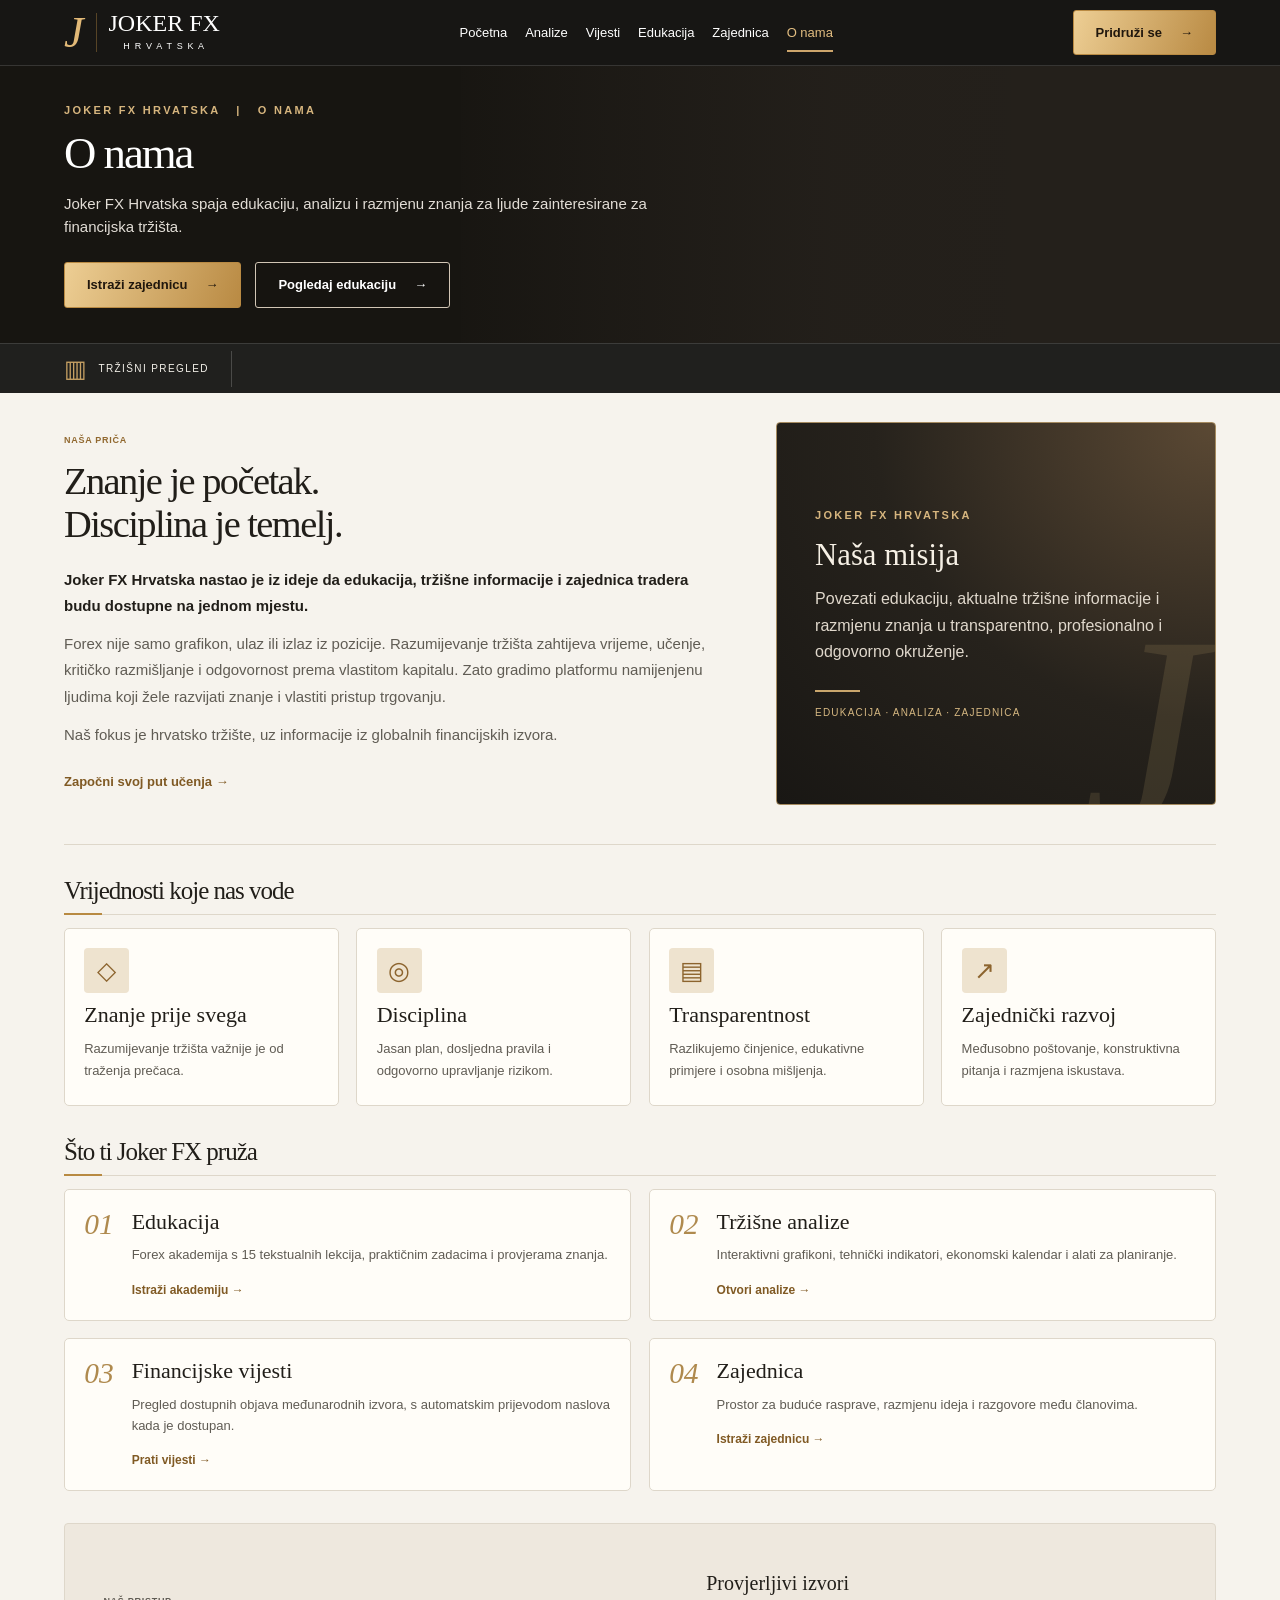
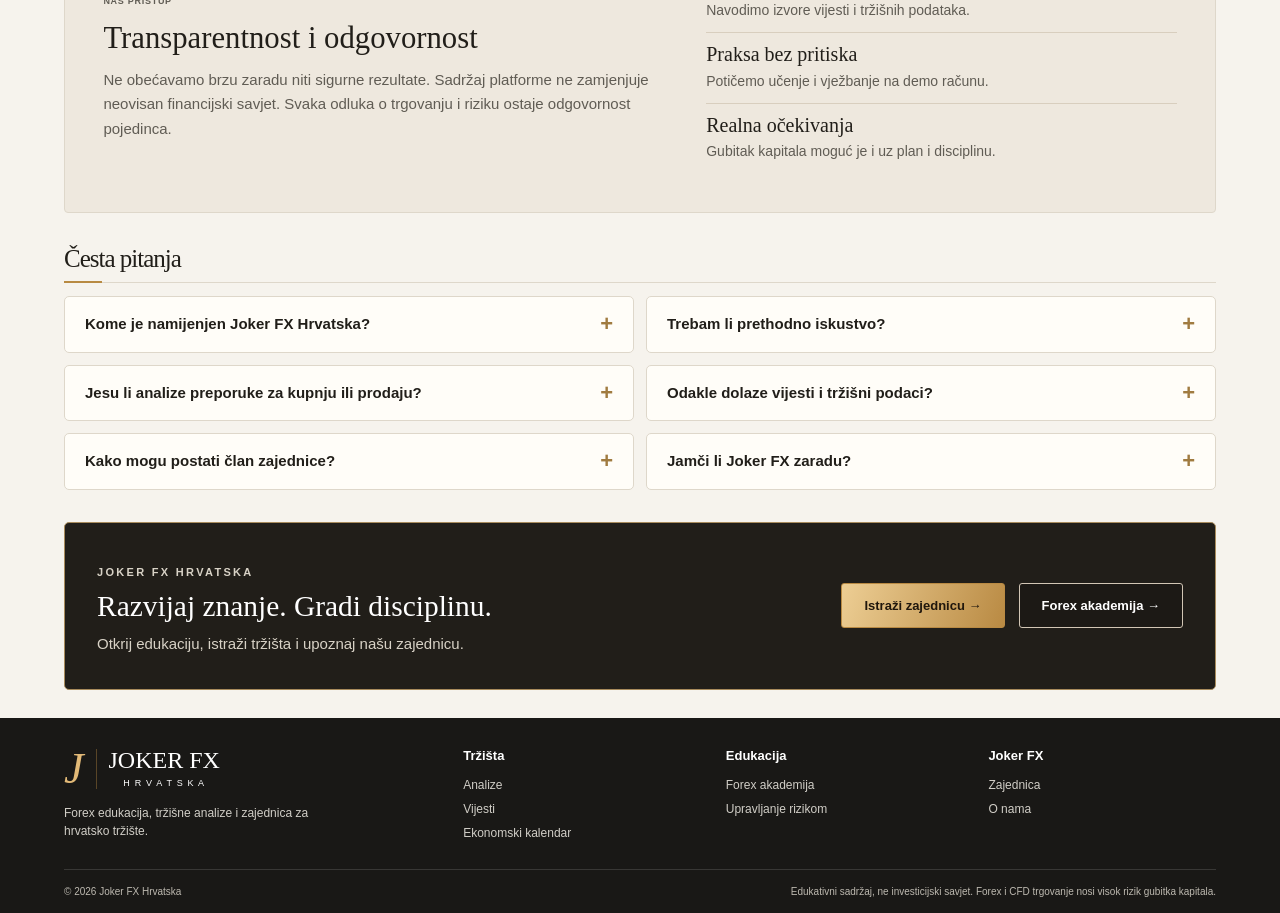
<file: o-nama.html>
<!doctype html>
<html lang="hr"><head><meta charset="utf-8"><meta name="viewport" content="width=device-width,initial-scale=1"><meta name="theme-color" content="#181715"><meta name="description" content="Joker FX Hrvatska — Forex edukacija, tržišne analize i zajednica."><title>O nama | Joker FX Hrvatska</title><link rel="stylesheet" href="stil-v9.css"><link rel="stylesheet" href="o-nama-v14.css"></head>
<body class="subpage"><header class="masthead"><div class="wrap nav"><a class="logo" href="index.html" aria-label="Joker FX Hrvatska početna"><span class="monogram">J</span><span>JOKER FX<small>H R V A T S K A</small></span></a><button class="menu-toggle" aria-expanded="false" aria-controls="navigation" type="button">☰ <span>Meni</span></button><nav id="navigation" aria-label="Glavna navigacija"><a href="index.html">Početna</a><a href="analize.html">Analize</a><a href="vesti.html">Vijesti</a><a href="edukacija.html">Edukacija</a><a href="zajednica.html">Zajednica</a><a href="o-nama.html" class="active" aria-current="page">O nama</a></nav><a class="button gold nav-cta" href="zajednica.html">Pridruži se <span>→</span></a></div></header><main><section class="hero subhero about-hero"><div class="hero-art" aria-hidden="true"></div><div class="wrap hero-inner"><p class="kicker">JOKER FX HRVATSKA &nbsp; | &nbsp; O NAMA</p><h1>O nama</h1><p class="hero-description">Joker FX Hrvatska spaja edukaciju, analizu i razmjenu znanja za ljude zainteresirane za financijska tržišta.</p><div class="actions"><a class="button gold" href="zajednica.html">Istraži zajednicu <span>→</span></a><a class="button outline" href="edukacija.html">Pogledaj edukaciju <span>→</span></a></div></div></section><section class="ticker" aria-label="Tržišni pregled"><div class="wrap ticker-inner"><div class="ticker-label"><span>▥</span><div>TRŽIŠNI PREGLED</div></div><div class="ticker-widget"><div class="tradingview-widget-container"><div class="tradingview-widget-container__widget"></div><script src="https://s3.tradingview.com/external-embedding/embed-widget-ticker-tape.js" async>{"symbols":[{"proName":"FOREXCOM:EURUSD","title":"EUR/USD"},{"proName":"FOREXCOM:GBPUSD","title":"GBP/USD"},{"proName":"FOREXCOM:USDJPY","title":"USD/JPY"},{"proName":"FOREXCOM:XAUUSD","title":"Zlato"},{"proName":"CAPITALCOM:DXY","title":"DXY"}],"showSymbolLogo":false,"isTransparent":true,"displayMode":"adaptive","colorTheme":"dark","locale":"en"}</script></div></div></div></section><section class="wrap page-content about-page"><div class="about-story"><div class="story-main"><p class="category">NAŠA PRIČA</p><h2>Znanje je početak.<br>Disciplina je temelj.</h2><p class="story-lead">Joker FX Hrvatska nastao je iz ideje da edukacija, tržišne informacije i zajednica tradera budu dostupne na jednom mjestu.</p><p>Forex nije samo grafikon, ulaz ili izlaz iz pozicije. Razumijevanje tržišta zahtijeva vrijeme, učenje, kritičko razmišljanje i odgovornost prema vlastitom kapitalu. Zato gradimo platformu namijenjenu ljudima koji žele razvijati znanje i vlastiti pristup trgovanju.</p><p>Naš fokus je hrvatsko tržište, uz informacije iz globalnih financijskih izvora.</p><a class="text-link" href="edukacija.html">Započni svoj put učenja →</a></div><aside class="mission-card"><div class="mission-mark" aria-hidden="true">J</div><p class="kicker">JOKER FX HRVATSKA</p><h2>Naša misija</h2><p>Povezati edukaciju, aktualne tržišne informacije i razmjenu znanja u transparentno, profesionalno i odgovorno okruženje.</p><div class="mission-rule"></div><span>EDUKACIJA · ANALIZA · ZAJEDNICA</span></aside></div><section class="about-section" aria-labelledby="values-title"><div class="section-heading"><h2 id="values-title">Vrijednosti koje nas vode</h2></div><div class="values-grid"><article class="surface value-card"><span class="value-icon" aria-hidden="true">◇</span><h3>Znanje prije svega</h3><p>Razumijevanje tržišta važnije je od traženja prečaca.</p></article><article class="surface value-card"><span class="value-icon" aria-hidden="true">◎</span><h3>Disciplina</h3><p>Jasan plan, dosljedna pravila i odgovorno upravljanje rizikom.</p></article><article class="surface value-card"><span class="value-icon" aria-hidden="true">▤</span><h3>Transparentnost</h3><p>Razlikujemo činjenice, edukativne primjere i osobna mišljenja.</p></article><article class="surface value-card"><span class="value-icon" aria-hidden="true">↗</span><h3>Zajednički razvoj</h3><p>Međusobno poštovanje, konstruktivna pitanja i razmjena iskustava.</p></article></div></section><section class="about-section" aria-labelledby="platform-title"><div class="section-heading"><h2 id="platform-title">Što ti Joker FX pruža</h2></div><div class="platform-grid"><article class="surface platform-card"><span class="platform-no">01</span><div><h3>Edukacija</h3><p>Forex akademija s 15 tekstualnih lekcija, praktičnim zadacima i provjerama znanja.</p><a class="text-link" href="edukacija.html">Istraži akademiju →</a></div></article><article class="surface platform-card"><span class="platform-no">02</span><div><h3>Tržišne analize</h3><p>Interaktivni grafikoni, tehnički indikatori, ekonomski kalendar i alati za planiranje.</p><a class="text-link" href="analize.html">Otvori analize →</a></div></article><article class="surface platform-card"><span class="platform-no">03</span><div><h3>Financijske vijesti</h3><p>Pregled dostupnih objava međunarodnih izvora, s automatskim prijevodom naslova kada je dostupan.</p><a class="text-link" href="vesti.html">Prati vijesti →</a></div></article><article class="surface platform-card"><span class="platform-no">04</span><div><h3>Zajednica</h3><p>Prostor za buduće rasprave, razmjenu ideja i razgovore među članovima.</p><a class="text-link" href="zajednica.html">Istraži zajednicu →</a></div></article></div></section><section class="about-section transparency"><div><p class="category">NAŠ PRISTUP</p><h2>Transparentnost i odgovornost</h2><p>Ne obećavamo brzu zaradu niti sigurne rezultate. Sadržaj platforme ne zamjenjuje neovisan financijski savjet. Svaka odluka o trgovanju i riziku ostaje odgovornost pojedinca.</p></div><div class="principles"><article><h3>Provjerljivi izvori</h3><p>Navodimo izvore vijesti i tržišnih podataka.</p></article><article><h3>Praksa bez pritiska</h3><p>Potičemo učenje i vježbanje na demo računu.</p></article><article><h3>Realna očekivanja</h3><p>Gubitak kapitala moguć je i uz plan i disciplinu.</p></article></div></section><section class="about-section" aria-labelledby="faq-title"><div class="section-heading"><h2 id="faq-title">Česta pitanja</h2></div><div class="faq-grid"><details class="surface faq-item"><summary>Kome je namijenjen Joker FX Hrvatska?<span aria-hidden="true">+</span></summary><p>Svima koji žele učiti o Forexu i financijskim tržištima, od početnika do iskusnijih tradera. Platforma je namijenjena hrvatskom tržištu.</p></details><details class="surface faq-item"><summary>Trebam li prethodno iskustvo?<span aria-hidden="true">+</span></summary><p>Ne. Početni nivo akademije objašnjava valutne parove, pip, spread, vrste naloga i polugu. Praktične zadatke možeš raditi na demo računu.</p></details><details class="surface faq-item"><summary>Jesu li analize preporuke za kupnju ili prodaju?<span aria-hidden="true">+</span></summary><p>Ne. Sadržaj je edukativan i informativan. Automatizirani indikatori nisu osobna investicijska preporuka. Rezultati iz prošlosti ne jamče buduće rezultate.</p></details><details class="surface faq-item"><summary>Odakle dolaze vijesti i tržišni podaci?<span aria-hidden="true">+</span></summary><p>Vijesti dolaze iz dostupnih feedova međunarodnih medija i službenih institucija. Uz svaku vijest prikazan je izvor, datum i vrijeme. Grafikone pruža TradingView; podaci mogu kasniti.</p></details><details class="surface faq-item"><summary>Kako mogu postati član zajednice?<span aria-hidden="true">+</span></summary><p>Otvori stranicu Zajednica. Registracija, javne rasprave i grupni chat bit će dostupni nakon aktivacije korisničkih računa i baze podataka.</p></details><details class="surface faq-item"><summary>Jamči li Joker FX zaradu?<span aria-hidden="true">+</span></summary><p>Ne. Forex i CFD trgovanje nose rizik gubitka kapitala. Cilj edukacije je razumijevanje tržišta i rizika, a ne obećanje profita.</p></details></div></section><section class="about-section surface dark-surface about-join"><div><p class="kicker">JOKER FX HRVATSKA</p><h2>Razvijaj znanje. Gradi disciplinu.</h2><p>Otkrij edukaciju, istraži tržišta i upoznaj našu zajednicu.</p></div><div class="actions"><a class="button gold" href="zajednica.html">Istraži zajednicu →</a><a class="button outline" href="edukacija.html">Forex akademija →</a></div></section></section></main><footer><div class="wrap footer-grid"><div><a class="logo" href="index.html"><span class="monogram">J</span><span>JOKER FX<small>H R V A T S K A</small></span></a><p>Forex edukacija, tržišne analize i zajednica za hrvatsko tržište.</p></div><div><h3>Tržišta</h3><a href="analize.html">Analize</a><a href="vesti.html">Vijesti</a><a href="analize.html#kalendar">Ekonomski kalendar</a></div><div><h3>Edukacija</h3><a href="edukacija.html">Forex akademija</a><a href="edukacija.html#rizik">Upravljanje rizikom</a></div><div><h3>Joker FX</h3><a href="zajednica.html">Zajednica</a><a href="o-nama.html">O nama</a></div></div><div class="wrap legal"><span>© <span id="year">2026</span> Joker FX Hrvatska</span><span>Edukativni sadržaj, ne investicijski savjet. Forex i CFD trgovanje nosi visok rizik gubitka kapitala.</span></div></footer><script>const toggle=document.querySelector('.menu-toggle'),nav=document.getElementById('navigation');toggle.addEventListener('click',()=>{const open=toggle.getAttribute('aria-expanded')==='true';toggle.setAttribute('aria-expanded',String(!open));nav.classList.toggle('open',!open)});nav.querySelectorAll('a').forEach(a=>a.addEventListener('click',()=>{toggle.setAttribute('aria-expanded','false');nav.classList.remove('open')}));document.getElementById('year').textContent=new Date().getFullYear();</script></body></html>
</file>
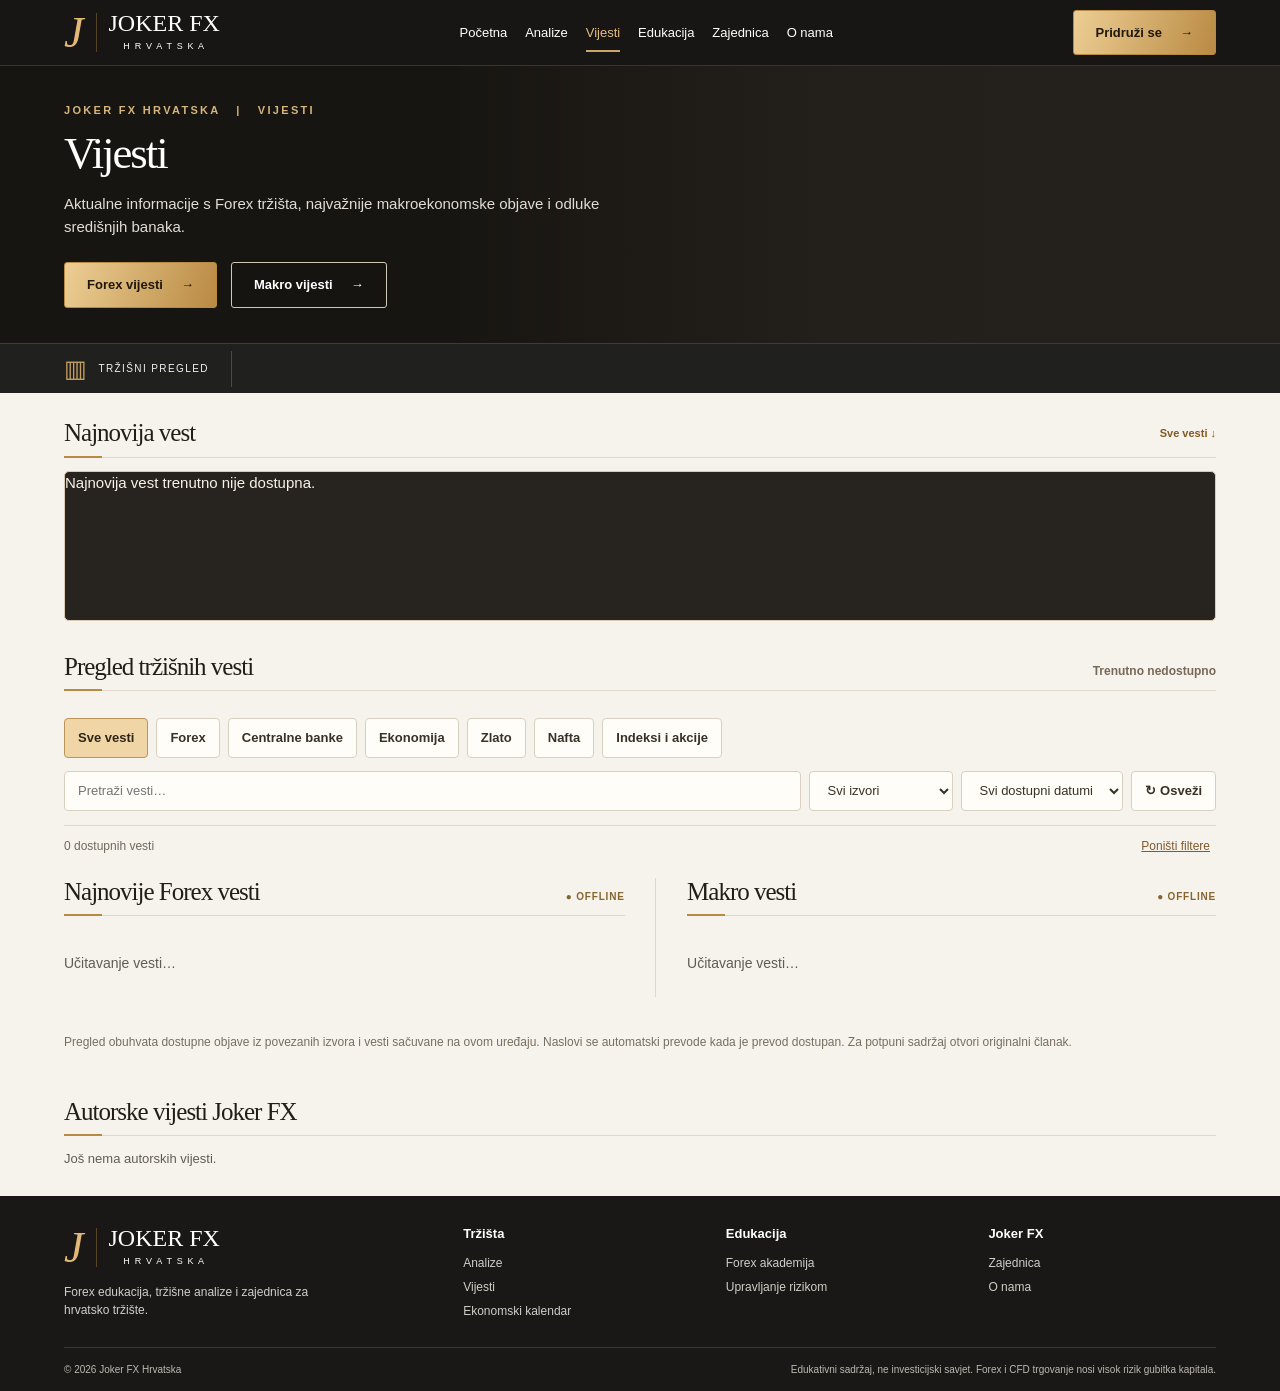
<file: vesti.html>
<!doctype html>
<html lang="hr"><head><meta charset="utf-8"><meta name="viewport" content="width=device-width,initial-scale=1"><meta name="theme-color" content="#181715"><meta name="description" content="Joker FX Hrvatska — Forex edukacija, tržišne analize i zajednica."><title>Vijesti | Joker FX Hrvatska</title><link rel="stylesheet" href="stil-v9.css"><link rel="stylesheet" href="vesti-v11.css"><link rel="stylesheet" href="objave-v15.css"></head>
<body class="subpage"><header class="masthead"><div class="wrap nav"><a class="logo" href="index.html" aria-label="Joker FX Hrvatska početna"><span class="monogram">J</span><span>JOKER FX<small>H R V A T S K A</small></span></a><button class="menu-toggle" aria-expanded="false" aria-controls="navigation" type="button">☰ <span>Meni</span></button><nav id="navigation" aria-label="Glavna navigacija"><a href="index.html">Početna</a><a href="analize.html">Analize</a><a href="vesti.html" class="active" aria-current="page">Vijesti</a><a href="edukacija.html">Edukacija</a><a href="zajednica.html">Zajednica</a><a href="o-nama.html">O nama</a></nav><a class="button gold nav-cta" href="zajednica.html">Pridruži se <span>→</span></a></div></header><main><section class="hero subhero news-hero"><div class="hero-art" aria-hidden="true"></div><div class="wrap hero-inner"><p class="kicker">JOKER FX HRVATSKA &nbsp; | &nbsp; VIJESTI</p><h1>Vijesti</h1><p class="hero-description">Aktualne informacije s Forex tržišta, najvažnije makroekonomske objave i odluke središnjih banaka.</p><div class="actions"><a class="button gold" href="#forex-news">Forex vijesti <span>→</span></a><a class="button outline" href="#vijesti">Makro vijesti <span>→</span></a></div></div></section><section class="ticker" aria-label="Tržišni pregled"><div class="wrap ticker-inner"><div class="ticker-label"><span>▥</span><div>TRŽIŠNI PREGLED</div></div><div class="ticker-widget"><div class="tradingview-widget-container"><div class="tradingview-widget-container__widget"></div><script src="https://s3.tradingview.com/external-embedding/embed-widget-ticker-tape.js" async>{"symbols":[{"proName":"FOREXCOM:EURUSD","title":"EUR/USD"},{"proName":"FOREXCOM:GBPUSD","title":"GBP/USD"},{"proName":"FOREXCOM:USDJPY","title":"USD/JPY"},{"proName":"FOREXCOM:XAUUSD","title":"Zlato"},{"proName":"CAPITALCOM:DXY","title":"DXY"}],"showSymbolLogo":false,"isTransparent":true,"displayMode":"adaptive","colorTheme":"dark","locale":"en"}</script></div></div></div></section><section class="wrap newsroom-lead" lang="sr-Latn"><div class="section-heading"><h2>Najnovija vest</h2><a class="text-link" href="#news-archive">Sve vesti ↓</a></div><article id="featured-news" class="surface featured-news"><p>Učitavanje najnovije vesti…</p></article></section><section class="wrap newsroom-controls" lang="sr-Latn" aria-label="Pretraga i filteri vesti"><div class="section-heading"><h2>Pregled tržišnih vesti</h2><span id="news-connection" class="connection" role="status">Učitavanje…</span></div><div class="news-filter-bar"><div class="news-categories" role="group" aria-label="Kategorije"><button type="button" data-category="all" class="news-filter selected" aria-pressed="true">Sve vesti</button><button type="button" data-category="forex" class="news-filter" aria-pressed="false">Forex</button><button type="button" data-category="bank" class="news-filter" aria-pressed="false">Centralne banke</button><button type="button" data-category="economy" class="news-filter" aria-pressed="false">Ekonomija</button><button type="button" data-category="gold" class="news-filter" aria-pressed="false">Zlato</button><button type="button" data-category="oil" class="news-filter" aria-pressed="false">Nafta</button><button type="button" data-category="stocks" class="news-filter" aria-pressed="false">Indeksi i akcije</button></div><div class="news-fields"><label class="search-field"><span class="sr-only">Pretraži naslove</span><input type="search" id="news-search" placeholder="Pretraži vesti…" autocomplete="off"></label><label><span class="sr-only">Izvor</span><select id="source-filter"><option value="all">Svi izvori</option><option value="fxstreet">FXStreet</option><option value="investing">Investing.com</option><option value="investinglive">investingLive</option><option value="fed">FED</option><option value="ecb">ECB</option><option value="bls">BLS</option><option value="cnbc">CNBC</option><option value="boe">Bank of England</option><option value="boj">Bank of Japan</option></select></label><label><span class="sr-only">Period</span><select id="date-filter"><option value="all">Svi dostupni datumi</option><option value="today">Danas</option><option value="week">Poslednjih 7 dana</option></select></label><button class="news-filter refresh-news" id="refresh-all" type="button" aria-label="Osveži vesti">↻ Osveži</button></div></div><div class="results-bar"><span id="results-count" aria-live="polite"></span><button id="reset-filters" type="button" class="reset-filters">Poništi filtere</button></div></section><section class="wrap editorial newsroom-feed" id="news-archive" aria-label="Forex i makro vesti"><div class="analysis-column news-panel" lang="sr-Latn" id="forex-news"><div class="section-heading"><h2>Najnovije Forex vesti</h2><span class="live-indicator" id="forex-live">● PROVERA</span></div><div class="news-toolbar"><span id="forex-status" role="status" class="sr-only">Učitavanje vesti…</span><button id="forex-refresh" type="button" aria-label="Osveži vesti" hidden>↻</button></div><div id="forex-list" class="story-list news-list"><p class="news-empty">Povezivanje sa Forex izvorima…</p></div><button type="button" id="forex-more" class="button outline-light more-news" hidden>Prikaži još vesti ↓</button></div>
<div class="news-column" id="vijesti" lang="sr-Latn"><div class="section-heading"><h2>Makro vesti</h2><span class="live-indicator" id="macro-live">● PROVERA</span></div><div class="news-toolbar"><span id="macro-status" role="status" class="sr-only">Učitavanje vesti…</span><button id="macro-refresh" type="button" aria-label="Osveži vesti" hidden>↻</button></div><div id="macro-list" class="story-list news-list"><p class="news-empty">Povezivanje sa izvorima…</p></div><button type="button" id="macro-more" class="button outline-light more-news" hidden>Prikaži još vesti ↓</button></div>
</section><section class="wrap archive-note"><p>Pregled obuhvata dostupne objave iz povezanih izvora i vesti sačuvane na ovom uređaju. Naslovi se automatski prevode kada je prevod dostupan. Za potpuni sadržaj otvori originalni članak.</p></section><section class="wrap editorial-published"><div class="section-heading"><h2>Autorske vijesti Joker FX</h2></div><div data-published="news" data-limit="30"><p class="muted">Još nema autorskih vijesti.</p></div></section></main><footer><div class="wrap footer-grid"><div><a class="logo" href="index.html"><span class="monogram">J</span><span>JOKER FX<small>H R V A T S K A</small></span></a><p>Forex edukacija, tržišne analize i zajednica za hrvatsko tržište.</p></div><div><h3>Tržišta</h3><a href="analize.html">Analize</a><a href="vesti.html">Vijesti</a><a href="analize.html#kalendar">Ekonomski kalendar</a></div><div><h3>Edukacija</h3><a href="edukacija.html">Forex akademija</a><a href="edukacija.html#rizik">Upravljanje rizikom</a></div><div><h3>Joker FX</h3><a href="zajednica.html">Zajednica</a><a href="o-nama.html">O nama</a></div></div><div class="wrap legal"><span>© <span id="year">2026</span> Joker FX Hrvatska</span><span>Edukativni sadržaj, ne investicijski savjet. Forex i CFD trgovanje nosi visok rizik gubitka kapitala.</span></div></footer><script>const toggle=document.querySelector('.menu-toggle'),nav=document.getElementById('navigation');toggle.addEventListener('click',()=>{const open=toggle.getAttribute('aria-expanded')==='true';toggle.setAttribute('aria-expanded',String(!open));nav.classList.toggle('open',!open)});nav.querySelectorAll('a').forEach(a=>a.addEventListener('click',()=>{toggle.setAttribute('aria-expanded','false');nav.classList.remove('open')}));document.getElementById('year').textContent=new Date().getFullYear();</script><script src="vesti-v11.js" defer></script><script type="module" src="objave-v15.js"></script></body></html>
</file>
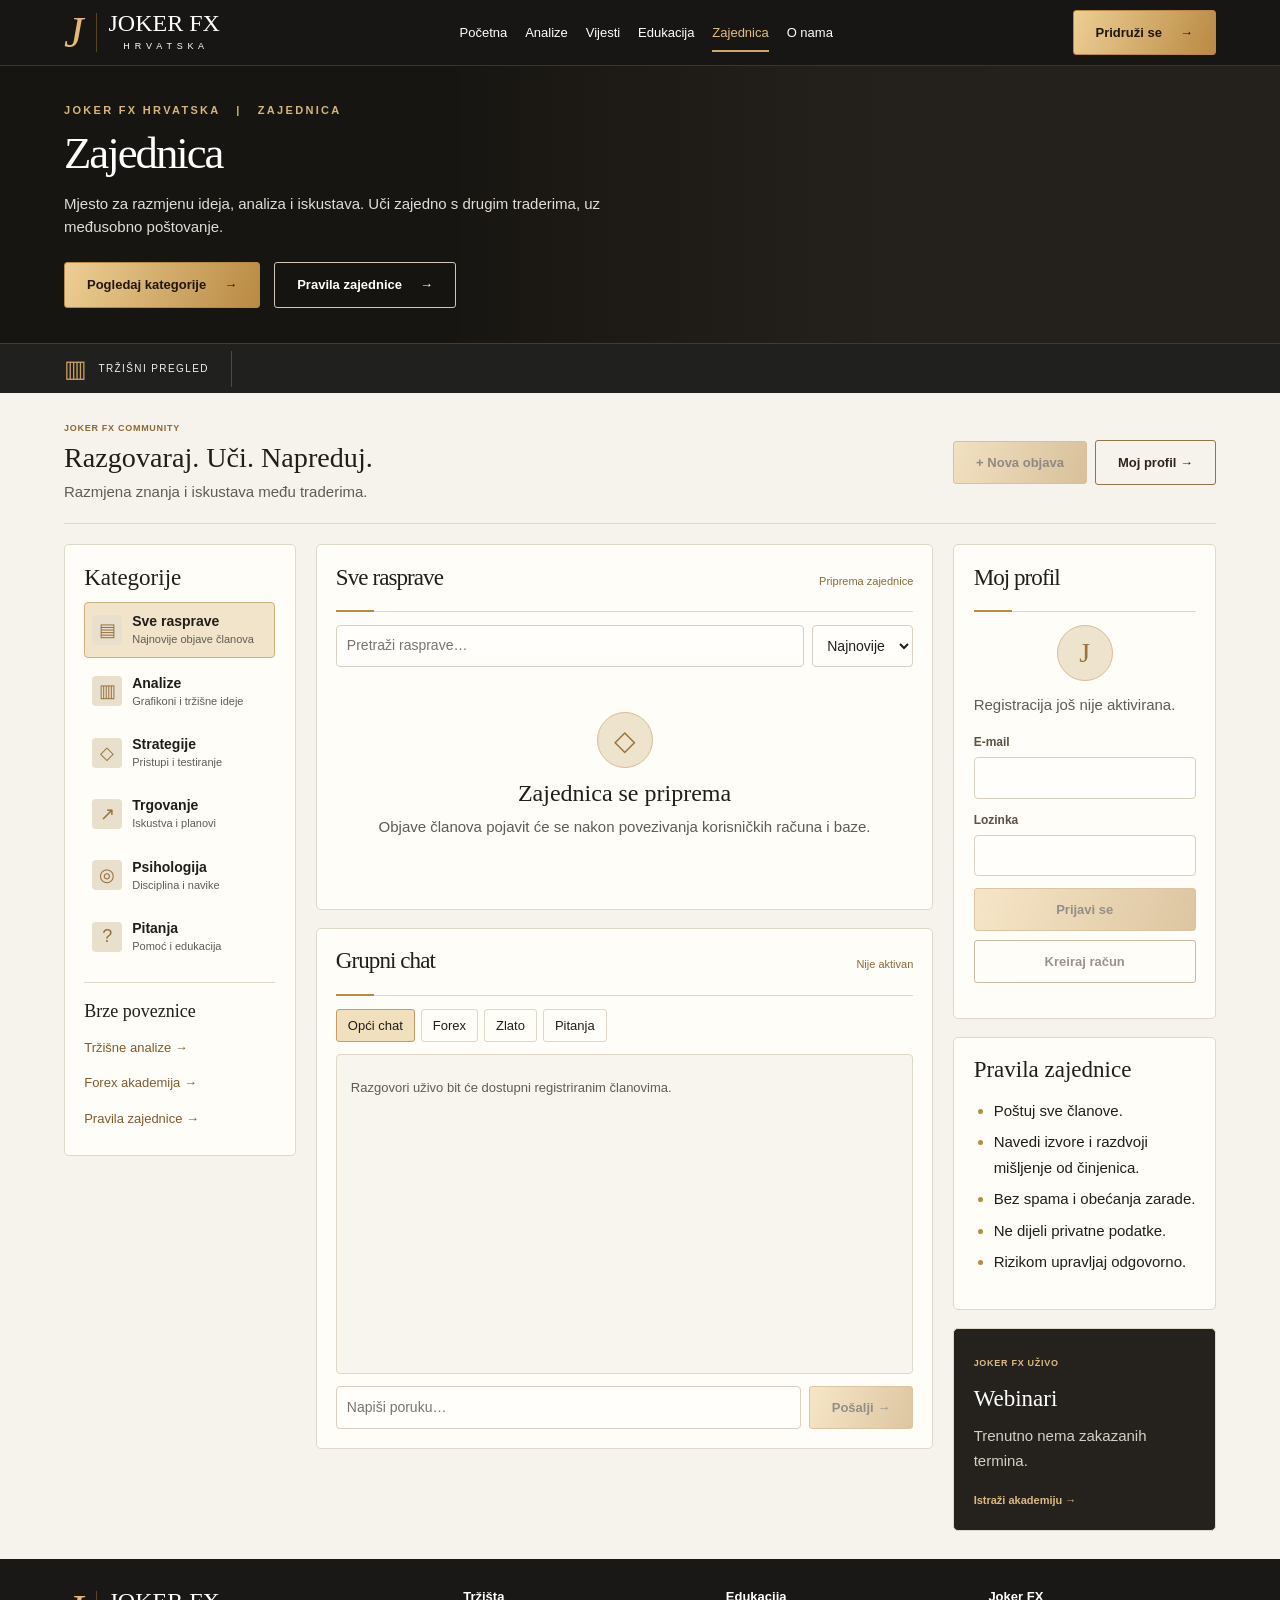
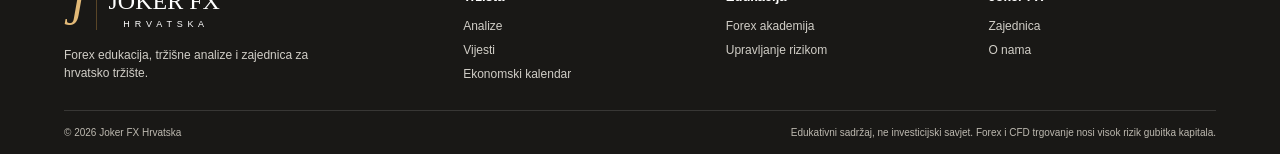
<file: zajednica.html>
<!doctype html>
<html lang="hr"><head><meta charset="utf-8"><meta name="viewport" content="width=device-width,initial-scale=1"><meta name="theme-color" content="#181715"><meta name="description" content="Joker FX Hrvatska — Forex edukacija, tržišne analize i zajednica."><title>Zajednica | Joker FX Hrvatska</title><link rel="stylesheet" href="stil-v9.css"><link rel="stylesheet" href="zajednica-v13.css"><link rel="stylesheet" href="objave-v15.css"></head>
<body class="subpage"><header class="masthead"><div class="wrap nav"><a class="logo" href="index.html" aria-label="Joker FX Hrvatska početna"><span class="monogram">J</span><span>JOKER FX<small>H R V A T S K A</small></span></a><button class="menu-toggle" aria-expanded="false" aria-controls="navigation" type="button">☰ <span>Meni</span></button><nav id="navigation" aria-label="Glavna navigacija"><a href="index.html">Početna</a><a href="analize.html">Analize</a><a href="vesti.html">Vijesti</a><a href="edukacija.html">Edukacija</a><a href="zajednica.html" class="active" aria-current="page">Zajednica</a><a href="o-nama.html">O nama</a></nav><a class="button gold nav-cta" href="zajednica.html">Pridruži se <span>→</span></a></div></header><main><section class="hero subhero community-hero"><div class="hero-art" aria-hidden="true"></div><div class="wrap hero-inner"><p class="kicker">JOKER FX HRVATSKA &nbsp; | &nbsp; ZAJEDNICA</p><h1>Zajednica</h1><p class="hero-description">Mjesto za razmjenu ideja, analiza i iskustava. Uči zajedno s drugim traderima, uz međusobno poštovanje.</p><div class="actions"><a class="button gold" href="#rasprave">Pogledaj kategorije <span>→</span></a><a class="button outline" href="#pravila">Pravila zajednice <span>→</span></a></div></div></section><section class="ticker" aria-label="Tržišni pregled"><div class="wrap ticker-inner"><div class="ticker-label"><span>▥</span><div>TRŽIŠNI PREGLED</div></div><div class="ticker-widget"><div class="tradingview-widget-container"><div class="tradingview-widget-container__widget"></div><script src="https://s3.tradingview.com/external-embedding/embed-widget-ticker-tape.js" async>{"symbols":[{"proName":"FOREXCOM:EURUSD","title":"EUR/USD"},{"proName":"FOREXCOM:GBPUSD","title":"GBP/USD"},{"proName":"FOREXCOM:USDJPY","title":"USD/JPY"},{"proName":"FOREXCOM:XAUUSD","title":"Zlato"},{"proName":"CAPITALCOM:DXY","title":"DXY"}],"showSymbolLogo":false,"isTransparent":true,"displayMode":"adaptive","colorTheme":"dark","locale":"en"}</script></div></div></div></section><section class="wrap page-content forum" id="rasprave"><div class="forum-top"><div><p class="category">JOKER FX COMMUNITY</p><h2>Razgovaraj. Uči. Napreduj.</h2><p>Razmjena znanja i iskustava među traderima.</p></div><div class="forum-actions"><button class="button gold" id="new-post" type="button" disabled>+ Nova objava</button><a class="button outline-light" href="#account-panel">Moj profil →</a></div></div><div class="forum-layout"><aside class="surface forum-sidebar"><h2>Kategorije</h2><div class="forum-categories" role="group" aria-label="Kategorije"><button type="button" data-category="all" aria-pressed="true" class="forum-category selected"><span class="forum-icon">▤</span><span><strong>Sve rasprave</strong><small>Najnovije objave članova</small></span></button><button type="button" data-category="analize" aria-pressed="false" class="forum-category"><span class="forum-icon">▥</span><span><strong>Analize</strong><small>Grafikoni i tržišne ideje</small></span></button><button type="button" data-category="strategije" aria-pressed="false" class="forum-category"><span class="forum-icon">◇</span><span><strong>Strategije</strong><small>Pristupi i testiranje</small></span></button><button type="button" data-category="trgovanje" aria-pressed="false" class="forum-category"><span class="forum-icon">↗</span><span><strong>Trgovanje</strong><small>Iskustva i planovi</small></span></button><button type="button" data-category="psihologija" aria-pressed="false" class="forum-category"><span class="forum-icon">◎</span><span><strong>Psihologija</strong><small>Disciplina i navike</small></span></button><button type="button" data-category="pitanja" aria-pressed="false" class="forum-category"><span class="forum-icon">?</span><span><strong>Pitanja</strong><small>Pomoć i edukacija</small></span></button></div><h3 class="sidebar-heading">Brze poveznice</h3><a class="sidebar-link" href="analize.html">Tržišne analize →</a><a class="sidebar-link" href="edukacija.html">Forex akademija →</a><a class="sidebar-link" href="#pravila">Pravila zajednice →</a></aside>
<div class="forum-main"><section class="surface forum-feed"><div class="section-heading"><h2 id="topic-heading">Sve rasprave</h2><span class="forum-status" id="connection-status" role="status">Priprema zajednice</span></div><div class="forum-search"><input id="post-search" type="search" aria-label="Pretraži rasprave" placeholder="Pretraži rasprave…"><select id="post-sort" aria-label="Redoslijed"><option value="new">Najnovije</option><option value="old">Najstarije</option></select></div><div id="post-list" class="post-list"><div class="forum-empty"><span class="empty-icon">◇</span><h3>Zajednica se priprema</h3><p>Objave članova pojavit će se nakon povezivanja korisničkih računa i baze.</p></div></div><button class="button outline-light" id="more-posts" type="button" hidden>Učitaj još</button></section>
<section class="surface forum-chat" id="chat"><div class="section-heading"><h2>Grupni chat</h2><span class="forum-status" id="chat-state">Nije aktivan</span></div><div class="chat-room-tabs" role="group" aria-label="Chat kanali"><button class="room selected" data-room="general" aria-pressed="true">Opći chat</button><button class="room" data-room="forex" aria-pressed="false">Forex</button><button class="room" data-room="gold" aria-pressed="false">Zlato</button><button class="room" data-room="help" aria-pressed="false">Pitanja</button></div><div id="chat-messages" class="chat-messages" role="log" aria-label="Poruke"><p class="muted">Razgovori uživo bit će dostupni registriranim članovima.</p></div><form id="chat-form" class="chat-form"><input name="body" maxlength="1000" placeholder="Napiši poruku…" aria-label="Poruka" required disabled><button class="button gold" type="submit" disabled>Pošalji →</button></form></section></div>
<aside class="forum-right"><section class="surface" id="account-panel"><div class="section-heading"><h2>Moj profil</h2></div><div id="account-guest"><div class="account-avatar">J</div><p id="account-info">Registracija još nije aktivirana.</p><form id="auth-form"><label>E-mail<input name="email" type="email" autocomplete="email" required disabled></label><label>Lozinka<input name="password" type="password" minlength="8" autocomplete="current-password" required disabled></label><button class="button gold" type="submit" disabled>Prijavi se</button></form><button id="signup" class="button outline-light account-full" type="button" disabled>Kreiraj račun</button></div><div id="account-member" hidden><div class="account-avatar" id="avatar-initial">J</div><form id="profile-form"><label>Prikazano ime<input name="display_name" maxlength="40" minlength="2" required></label><label>O meni<textarea name="bio" maxlength="300" rows="3"></textarea></label><button class="button gold" type="submit">Spremi profil</button></form><button id="logout" class="button outline-light account-full" type="button">Odjava</button></div><p id="auth-status" class="muted" role="status"></p></section>
<section class="surface" id="pravila"><h2>Pravila zajednice</h2><ul class="rules"><li>Poštuj sve članove.</li><li>Navedi izvore i razdvoji mišljenje od činjenica.</li><li>Bez spama i obećanja zarade.</li><li>Ne dijeli privatne podatke.</li><li>Rizikom upravljaj odgovorno.</li></ul></section><section class="surface webinar-mini"><p class="category">JOKER FX UŽIVO</p><h2>Webinari</h2><div class="webinar-list" data-published="webinar"><p>Trenutno nema zakazanih termina.</p></div><a class="text-link" href="edukacija.html">Istraži akademiju →</a></section></aside></div></section>
<dialog id="post-dialog" class="forum-dialog"><form id="post-form"><div class="section-heading"><h2>Nova objava</h2><button type="button" class="dialog-close" data-close="post-dialog" aria-label="Zatvori">×</button></div><label>Kategorija<select name="category"><option value="analize">Analize</option><option value="strategije">Strategije</option><option value="trgovanje">Trgovanje</option><option value="psihologija">Psihologija</option><option value="pitanja">Pitanja</option></select></label><label>Naslov<input name="title" minlength="3" maxlength="120" required></label><label>Tekst objave<textarea name="body" rows="6" minlength="3" maxlength="4000" required></textarea></label><label>Link do grafikona (opcionalno)<input name="chart_url" type="url" maxlength="500" placeholder="https://…"></label><div class="forum-actions"><button type="submit" class="button gold">Objavi</button><button type="button" class="button outline-light" id="save-draft">Spremi lokalni nacrt</button></div><p role="status" id="post-status" class="muted"></p></form></dialog>
<dialog id="thread-dialog" class="forum-dialog"><div class="section-heading"><h2>Rasprava</h2><button type="button" class="dialog-close" data-close="thread-dialog" aria-label="Zatvori">×</button></div><div id="thread-content"></div><div id="thread-comments" class="thread-comments"></div><form id="comment-form"><label>Odgovor<textarea name="body" maxlength="2000" rows="3" required></textarea></label><button type="submit" class="button gold">Pošalji odgovor</button><p id="comment-status" role="status" class="muted"></p></form></dialog></main><footer><div class="wrap footer-grid"><div><a class="logo" href="index.html"><span class="monogram">J</span><span>JOKER FX<small>H R V A T S K A</small></span></a><p>Forex edukacija, tržišne analize i zajednica za hrvatsko tržište.</p></div><div><h3>Tržišta</h3><a href="analize.html">Analize</a><a href="vesti.html">Vijesti</a><a href="analize.html#kalendar">Ekonomski kalendar</a></div><div><h3>Edukacija</h3><a href="edukacija.html">Forex akademija</a><a href="edukacija.html#rizik">Upravljanje rizikom</a></div><div><h3>Joker FX</h3><a href="zajednica.html">Zajednica</a><a href="o-nama.html">O nama</a></div></div><div class="wrap legal"><span>© <span id="year">2026</span> Joker FX Hrvatska</span><span>Edukativni sadržaj, ne investicijski savjet. Forex i CFD trgovanje nosi visok rizik gubitka kapitala.</span></div></footer><script>const toggle=document.querySelector('.menu-toggle'),nav=document.getElementById('navigation');toggle.addEventListener('click',()=>{const open=toggle.getAttribute('aria-expanded')==='true';toggle.setAttribute('aria-expanded',String(!open));nav.classList.toggle('open',!open)});nav.querySelectorAll('a').forEach(a=>a.addEventListener('click',()=>{toggle.setAttribute('aria-expanded','false');nav.classList.remove('open')}));document.getElementById('year').textContent=new Date().getFullYear();</script><script type="module" src="zajednica-v13.js"></script><script type="module" src="objave-v15.js"></script></body></html>
</file>
<file: stil-v9.css>
:root{--cream:#f6f3ed;--paper:#fffdf8;--ink:#211e19;--black:#171614;--gold:#b88a42;--line:#ded7ca;--muted:#605c54}*{box-sizing:border-box}html{scroll-behavior:smooth;scroll-padding-top:80px}body{margin:0;background:var(--cream);color:var(--ink);font:15px/1.5 Arial,Helvetica,sans-serif}a{color:inherit;text-decoration:none}a:focus-visible,button:focus-visible{outline:3px solid #b88a42;outline-offset:4px}h1,h2,h3,p{margin:0}h1,h2,h3{font-family:Georgia,'Times New Roman',serif;font-weight:500;line-height:1.13}.wrap{width:min(1320px,calc(100% - 72px));margin:auto}.masthead{background:#171614;color:#fff;border-bottom:1px solid #ffffff22}.nav{height:65px;display:flex;gap:30px;align-items:center;justify-content:space-between}.logo{display:flex;align-items:center;gap:12px;font:24px/1 Georgia,serif;white-space:nowrap}.logo small{display:block;font:9px/1.5 Arial,sans-serif;text-align:center;letter-spacing:.13em;margin-top:5px}.monogram{font:italic 44px/.9 Georgia,serif;color:#e2b977;border-right:1px solid #b88a4266;padding-right:12px}.nav nav{display:flex;gap:28px;align-items:center}.nav nav a{font-size:13px;white-space:nowrap;padding:22px 0;position:relative}.nav nav a.active,.nav nav a:hover{color:#e3be81}.nav nav a.active:after{content:'';position:absolute;bottom:12px;left:0;right:0;height:2px;background:#cda56b}.button{display:inline-flex;align-items:center;justify-content:center;gap:18px;padding:12px 22px;border-radius:3px;font-size:13px;font-weight:700;min-height:43px;transition:filter .2s}.button:hover{filter:brightness(1.12)}.gold{background:linear-gradient(110deg,#edce94,#b98a43);color:#20170d;border:1px solid #b98a43}.outline{color:#fff;border:1px solid #d2c6b5;background:#15130f66}.menu-toggle{display:none}.hero{min-height:365px;position:relative;overflow:hidden;background:#1e1b16;color:white;isolation:isolate}.hero:after{content:'';position:absolute;inset:0;z-index:-1;background:linear-gradient(90deg,#14120ff5 0%,#14120fe8 25%,#14120f80 55%,transparent 88%)}.hero-inner{padding:49px 0 47px;position:relative;max-width:1320px}.kicker{font-size:11px;letter-spacing:.21em;font-weight:600;color:#d6b57e}.hero h1{font-size:clamp(39px,4.1vw,66px);letter-spacing:-.045em;line-height:1.02;margin:13px 0 16px;max-width:700px}.hero-description{max-width:460px;color:#e2ddd6;font-size:15px;line-height:1.5}.actions{display:flex;flex-wrap:wrap;gap:14px;margin-top:24px}.hero-art{position:absolute;inset:0 0 0 36%;z-index:-2;overflow:hidden;background:linear-gradient(110deg,#21160f,#674c34 43%,#22262a 100%)}.window{position:absolute;inset:0 0 20% 37%;background:repeating-linear-gradient(90deg,transparent 0 28%,#211c18 28% 30%),linear-gradient(180deg,#9a9b9e,#e5bb91 49%,#8e7564 50%,#5b4941 75%,#373434);box-shadow:inset 0 0 65px #0008}.desk{position:absolute;bottom:0;left:8%;right:0;height:27%;background:linear-gradient(174deg,#a77c4a,#60432b 15%,#39291d 38%,#20170f 40%);transform:skewY(-3deg);box-shadow:0 -3px 25px #10101055}.screen{position:absolute;background:#11191e;border:7px solid #292420;border-radius:5px;box-shadow:12px 20px 30px #0009;overflow:hidden;color:#b2c2c7;padding:8px}.screen-one{width:41%;height:61%;bottom:23%;left:26%;transform:perspective(900px) rotateY(-8deg)}.screen-two{width:24%;height:53%;bottom:23%;left:4%;transform:perspective(900px) rotateY(13deg)}.screen-head{font:9px Arial;letter-spacing:.14em;padding:2px 0 8px;border-bottom:1px solid #52626744}.screen-head span{float:right;color:#6f8389}.screen-one svg{width:100%;height:72%;margin-top:10px}.gridline{stroke:#73848b32;fill:none}.chartline{stroke:#8fc6ac;stroke-width:2.4;fill:none}.screen-foot{font:8px Arial;color:#829094}.market-rows{display:grid;gap:10px;margin-top:12px;font:10px Arial}.market-rows span{display:flex;justify-content:space-between}.market-rows i{display:block;background:#7baf9b;height:2px;width:32%}.chair{position:absolute;right:5%;bottom:-20%;height:72%;width:22%;border-radius:42% 38% 20% 20%;background:linear-gradient(110deg,#191614,#352a22,#120f0d);box-shadow:inset 3px 0 3px #a98354aa,9px 15px 20px #0008;transform:rotate(8deg)}.lamp{position:absolute;top:9%;left:13%;width:18%;height:18%;background:radial-gradient(ellipse at bottom,#ebbe7e,#6a4829 20%,#231b15 66%);border-radius:100% 100% 10% 10%;box-shadow:0 24px 50px #e8a75233}.ticker{background:#20201e;color:#f3f0e9;border-top:1px solid #ffffff20}.ticker-inner{display:flex;align-items:center;min-height:49px;gap:20px}.ticker-label{display:flex;align-items:center;gap:10px;font-size:10px;letter-spacing:.14em;white-space:nowrap;border-right:1px solid #ffffff30;padding-right:22px}.ticker-label>span{font-size:24px;color:#c6a063}.ticker-label small{display:block;font-size:8px;color:#c6a063}.ticker-widget{flex:1;min-width:0;overflow:hidden}.pillars{display:grid;grid-template-columns:repeat(3,1fr);padding:24px 0;border-bottom:1px solid var(--line)}.pillars>a{display:flex;gap:18px;align-items:center;padding:0 24px;border-right:1px solid var(--line)}.pillars>a:first-child{padding-left:0}.pillars>a:last-child{border-right:0}.feature-icon{flex:0 0 52px;height:52px;display:grid;place-items:center;background:#eee5d5;color:#96703a;font-size:27px;border-radius:3px}.pillars h2{font-size:21px;font-weight:600;margin-bottom:4px}.pillars p{font-size:13px;color:var(--muted);line-height:1.4}.editorial{display:grid;grid-template-columns:1.55fr 1fr 1.05fr;gap:24px;padding:24px 0 28px;align-items:stretch}.section-heading{display:flex;align-items:baseline;justify-content:space-between;gap:10px;margin-bottom:13px;border-bottom:1px solid var(--line);padding-bottom:9px;position:relative}.section-heading:after{content:'';position:absolute;bottom:-1px;left:0;width:38px;background:#b88a42;height:2px}.section-heading h2{font-size:26px;letter-spacing:-.04em}.section-heading a,.text-link,.meta{font-size:11px;font-weight:700;color:#805a24;white-space:nowrap}.analysis-grid{display:grid;grid-template-columns:1.15fr .85fr;gap:14px}.lead-story{border:1px solid var(--line);border-radius:3px;overflow:hidden}.article-art{height:140px;position:relative;overflow:hidden;background:radial-gradient(circle at 20% 10%,#46515a,#141d27 56%,#080f15);display:flex;align-items:center;justify-content:center}.euro-symbol{font:bold 115px Georgia,serif;color:#dbb474;transform:rotate(-15deg);text-shadow:5px 6px 0 #765221;line-height:1}.mini-bars{display:flex;align-items:flex-end;gap:5px;transform:rotate(-10deg);height:90px;opacity:.65}.mini-bars b{width:7px;height:40%;background:#5e9b85}.mini-bars b:nth-child(2n){height:65%;background:#b87464}.mini-bars b:nth-child(3n){height:80%}.mini-bars b:nth-child(5){height:95%}.tag{position:absolute;bottom:0;left:0;font-size:9px;font-weight:bold;background:#e3c18b;padding:4px 8px}.story-copy{padding:11px}.story-copy h3{font-size:19px;font-weight:600;line-height:1.15}.story-copy p{font-size:12px;line-height:1.4;margin:7px 0 8px;color:var(--muted)}.story-list{display:flex;flex-direction:column}.story-list>a{display:flex;align-items:center;gap:10px;padding:10px 0;border-bottom:1px solid var(--line);min-height:74px}.story-list>a:first-child{padding-top:0}.story-list>a:last-child{border-bottom:0}.story-list h3{font-size:15px;font-weight:600;line-height:1.2}.story-list small{font-size:10px;color:var(--muted)}.thumb{height:50px;flex:0 0 64px;display:grid;place-items:center;border-radius:3px;font:25px Georgia,serif;color:#e8d8ad;background:linear-gradient(145deg,#141b23,#3a4c5b);overflow:hidden}.bullion{background:linear-gradient(145deg,#30251a,#b88a42);color:#fff3c9}.usa{background:linear-gradient(145deg,#293f60,#6c2f30)}.eu{background:#263e7b;color:#efd18a}.global{background:#263e37}.category{font-size:9px;letter-spacing:.08em;color:#91682f;font-weight:bold}.news-column{border-left:1px solid var(--line);padding-left:20px}.news-list .thumb{flex-basis:86px;height:56px}.webinar{background:radial-gradient(ellipse at right bottom,#6b4e2c66,transparent 70%),linear-gradient(115deg,#171614,#2d2822);color:#fff;padding:27px 24px;display:flex;flex-direction:column;align-items:flex-start;justify-content:center;border-radius:4px;min-height:250px}.webinar .kicker{font-size:10px}.webinar h2{font-size:30px;letter-spacing:-.04em;margin:12px 0}.webinar p{font-size:13px;color:#e6e1d9;line-height:1.5}.webinar-date{font-weight:700;margin:17px 0}.webinar .button{margin-top:auto}.community{border-top:1px solid var(--line);background:#eee9df;padding:25px 0}.community-inner{display:flex;justify-content:space-between;align-items:center;gap:24px}.community .kicker{color:#8b642d}.community h2{font-size:29px;margin:7px 0}.community p:not(.kicker){color:var(--muted);max-width:730px}.community-cta{display:grid;gap:9px;text-align:center;white-space:nowrap}footer{background:#191816;color:#d1cec7;padding:30px 0 0}.footer-grid{display:grid;grid-template-columns:1.6fr 1fr 1fr 1fr;gap:35px;padding-bottom:24px}.footer-grid .logo{color:white}.footer-grid p{font-size:12px;max-width:270px;margin-top:14px}.footer-grid h3{font:bold 13px Arial,sans-serif;color:white;margin-bottom:10px}.footer-grid>div:not(:first-child) a{display:block;font-size:12px;padding:3px 0}.footer-grid a:hover,.story-list a:hover h3,.lead-story a:hover h3{color:var(--gold)}.legal{border-top:1px solid #ffffff22;display:flex;justify-content:space-between;gap:24px;font-size:10px;padding:14px 0;color:#bdb9b0} @media(max-width:1180px){.nav{gap:16px}.nav nav{gap:16px}.editorial{grid-template-columns:1.2fr 1fr}.webinar{grid-column:1/-1;min-height:220px}.nav-cta{display:none}} @media(max-width:800px){.wrap{width:calc(100% - 36px)}.nav{height:64px;position:relative}.menu-toggle{display:block;border:1px solid #ffffff44;background:none;color:white;padding:8px;border-radius:3px}.nav nav{display:none;position:absolute;z-index:10;left:-18px;right:-18px;top:64px;background:#171614;padding:12px 18px;flex-direction:column;align-items:stretch;gap:0}.nav nav.open{display:flex}.nav nav a{padding:12px 0}.nav nav a.active:after{bottom:4px;right:auto;width:35px}.hero-inner{padding:42px 0}.hero-art{left:0;opacity:.45}.hero:after{background:linear-gradient(90deg,#14120fec,#14120fa0)}.hero h1 br{display:none}.hero-description{max-width:500px}.ticker-label{display:none}.pillars{grid-template-columns:1fr;gap:15px}.pillars>a,.pillars>a:first-child{padding:0;border:0}.editorial{grid-template-columns:1fr;gap:22px}.news-column{border-left:0;padding-left:0}.webinar{grid-column:auto}.community-inner{align-items:flex-start;flex-direction:column}.community-cta{text-align:left}.footer-grid{grid-template-columns:1fr 1fr;gap:22px}.legal{flex-direction:column;gap:8px}} @media(max-width:420px){.analysis-grid{grid-template-columns:1fr}.hero h1{font-size:39px}.button{padding:10px 14px}.footer-grid{grid-template-columns:1fr}.section-heading h2{font-size:24px}} @media(prefers-reduced-motion:reduce){html{scroll-behavior:auto}*{transition:none!important}}
/* Photographic editorial hero; image by Caroline Ross, Unsplash (SOcNiY6TDIs). */
.hero-art{inset:0 0 0 25%;background:#312a23 url("https://images.unsplash.com/photo-1712111878737-c1d644970d1a?auto=format&fit=crop&w=1800&q=85") center 52%/cover no-repeat}.hero:after{background:linear-gradient(90deg,#171511 0%,#171511f5 24%,#171511a0 48%,#17151112 81%)}.live-indicator{font-size:10px;letter-spacing:.08em;color:#36794b;font-weight:bold;white-space:nowrap}.news-toolbar{display:flex;align-items:center;justify-content:space-between;gap:8px;font-size:10px;color:var(--muted);min-height:24px;margin-bottom:8px}.news-toolbar button{font-size:17px;line-height:1;border:1px solid var(--line);border-radius:3px;color:var(--ink);background:transparent;padding:3px 7px;cursor:pointer}.news-toolbar button:disabled{opacity:.4}.news-note,.news-empty{font-size:11px;color:var(--muted);line-height:1.45}.news-note{margin-top:8px}.news-sources{display:flex;flex-wrap:wrap;gap:10px;margin-top:8px;font-size:11px;color:#805a24;font-weight:bold}.news-list h3{overflow-wrap:anywhere}.news-list .thumb{flex-basis:47px;height:46px;font:14px Arial,sans-serif;font-weight:bold}.news-list>a{min-height:65px}.news-list .original-label{color:#805a24}.news-list .news-meta{display:block;margin-top:4px}.news-list .thumb.bls{background:#385148}.news-list .thumb.fed{background:#353b4a}.news-list .thumb.ecb{background:#263e7b}@media(max-width:800px){.hero-art{left:0;opacity:.85;background-position:65% center}.hero:after{background:linear-gradient(90deg,#171511f2,#171511a0)}}
/* Responsive editorial layout: width is determined by CSS viewport, not monitor inches. */
.wrap{width:94%;max-width:2200px}.hero-inner{max-width:2200px}.hero{min-height:clamp(340px,21vw,620px);display:flex;align-items:center}.hero-inner{padding:clamp(38px,4vw,92px) 0}.hero h1{font-size:clamp(40px,3.8vw,92px);max-width:56%;}.hero-description{font-size:clamp(15px,1vw,22px);max-width:min(48%,710px)}.hero-art{inset:0 0 0 39%;background-color:#24201b;background-size:contain;background-position:right center;background-repeat:no-repeat}.hero:after{background:linear-gradient(90deg,#171511 0%,#171511 27%,#171511e8 40%,#17151133 61%,transparent 83%)}.editorial{grid-template-columns:minmax(0,1.2fr) minmax(0,1fr) minmax(0,.9fr);gap:clamp(18px,1.6vw,36px)}.editorial>*{min-width:0}.news-panel,.news-column{min-width:0}.section-heading{flex-wrap:wrap}.section-heading h2{font-size:clamp(25px,1.75vw,40px)}.news-list>a{align-items:flex-start;min-height:76px;gap:14px}.news-list>a>div{min-width:0}.news-list h3{font-size:clamp(16px,1.03vw,23px);line-height:1.3}.news-list .thumb{flex:0 0 clamp(48px,3.4vw,76px);height:clamp(48px,3.4vw,76px);font-size:clamp(9px,.7vw,15px);text-align:center;padding:3px;overflow-wrap:anywhere}.news-list .news-meta,.news-toolbar,.news-note,.news-sources{font-size:clamp(11px,.72vw,15px)}.news-list .thumb.fxstreet{background:#273d57}.news-list .thumb.investing{background:#282b30}.news-list .thumb.investinglive{background:#3f4b4d}.news-list .thumb.cnbc{background:#243b61}.news-list .thumb.boe{background:#573e42}.news-list .thumb.boj{background:#773d3d}.pillars p{font-size:clamp(13px,.85vw,18px)}.pillars h2{font-size:clamp(21px,1.4vw,32px)}.webinar h2{font-size:clamp(30px,2vw,48px)}.webinar p{font-size:clamp(13px,.9vw,19px)}.nav nav a,.button{font-size:clamp(13px,.8vw,18px)}.nav nav{gap:clamp(14px,1.4vw,32px)}.nav{height:auto;min-height:65px}.hero-inner,.ticker-widget,.pillars>a,.footer-grid>div{min-width:0}.ticker-widget iframe{max-width:100%}.live-indicator[data-state="offline"]{color:#86652f}.live-indicator[data-state="online"]{color:#36794b}.news-empty{padding:12px 0}.news-sources a{white-space:normal}.news-list .thumb{flex-shrink:0}img{max-width:100%;height:auto}
@media(min-width:1800px){.wrap{width:94%;max-width:none}.hero-inner{max-width:none}.nav{min-height:82px}.pillars{padding:30px 0}.editorial{padding:32px 0}.news-list>a{padding:15px 0}.webinar{padding:35px}.community{padding:35px 0}}
@media(max-width:1180px){.editorial{grid-template-columns:repeat(2,minmax(0,1fr))}.webinar{grid-column:1/-1}.hero h1{max-width:75%}.hero-description{max-width:65%}}
@media(max-width:800px){.wrap{width:calc(100% - 36px)}.hero-art{inset:0;background-size:contain;background-position:center bottom;opacity:.65}.hero:after{background:linear-gradient(90deg,#171511ed,#17151199)}.hero h1,.hero-description{max-width:100%}.editorial{grid-template-columns:minmax(0,1fr)}.webinar{grid-column:auto}.nav nav{left:-18px;right:-18px}.nav{min-height:64px}.pillars{grid-template-columns:1fr}.news-list .thumb{flex-basis:48px}.hero{min-height:0}.hero-inner{padding:40px 0}.hero h1{font-size:clamp(34px,7vw,52px)}}

/* Balanced editorial width, proportional imagery, no stretched cards. */
.wrap,.hero-inner{width:min(90%,2300px);max-width:2300px}
.hero{min-height:clamp(330px,19vw,560px);background:#171511}
.hero-inner{padding:clamp(42px,3.5vw,78px) 0}
.hero-art{inset:0 0 0 36%;background-position:center 54%;background-size:cover;opacity:1}
.hero:after{background:linear-gradient(90deg,#171511 0%,#171511 27%,#171511ed 36%,#17151188 48%,#17151114 65%,transparent 82%)}
.hero h1{font-size:clamp(39px,3.3vw,79px);max-width:min(54%,960px)}
.hero-description{max-width:min(46%,650px)}
.editorial{grid-template-columns:minmax(0,1.12fr) minmax(0,1fr) minmax(0,.78fr);gap:clamp(19px,1.5vw,32px)}
.news-list>a{align-items:center;gap:14px;min-height:86px;padding:10px 0}
.news-list .thumb{position:relative;flex:0 0 clamp(86px,6vw,142px);height:auto;aspect-ratio:1.55;display:grid;place-items:center;overflow:hidden;border-radius:4px;background:#26323a;font-size:11px;color:#e9e0cc;text-align:center;padding:0}
.news-list .thumb img{position:absolute;inset:0;width:100%;height:100%;object-fit:cover;display:block}
.news-list .thumb span{padding:4px;overflow-wrap:anywhere}
.news-list h3{font-size:clamp(16px,1vw,22px);line-height:1.25}
.news-list .news-meta{line-height:1.35}
.pillars>a{padding-left:clamp(12px,1.4vw,30px)}
@media(min-width:1800px){.wrap,.hero-inner{width:min(88%,2300px);max-width:2300px}.nav{min-height:72px}.pillars{padding:24px 0}.editorial{padding:25px 0}.news-list>a{padding:11px 0}.webinar{padding:28px}}
@media(max-width:1180px){.editorial{grid-template-columns:repeat(2,minmax(0,1fr))}.hero h1{max-width:75%}.hero-description{max-width:65%}.webinar{grid-column:1/-1}}
@media(max-width:800px){.wrap,.hero-inner{width:calc(100% - 36px)}.hero-art{inset:0;background-size:cover;background-position:65% center;opacity:.75}.hero:after{background:linear-gradient(90deg,#171511f0,#17151191)}.hero h1,.hero-description{max-width:100%}.hero h1{font-size:clamp(34px,7vw,52px)}.hero-inner{padding:40px 0}.hero{min-height:0}.editorial{grid-template-columns:minmax(0,1fr)}.webinar{grid-column:auto}.news-list .thumb{flex-basis:94px}.news-list>a{gap:11px}.pillars>a{padding-left:0}}
@media(max-width:380px){.news-list .thumb{flex-basis:75px}.news-list h3{font-size:15px}}

/* News thumbnails always display a visual. Source name remains in article metadata. */
.news-list .thumb{background:#18252e;position:relative;isolation:isolate}
.news-list .thumb .topic-art{position:absolute;inset:0;width:100%;height:100%;object-fit:cover}
.news-list .thumb .article-photo{position:absolute;inset:0;width:100%;height:100%;object-fit:cover;z-index:2}
.news-list .thumb .illustration-tag{position:absolute;left:0;bottom:0;background:#101820ba;color:#fff;font:8px/1.1 Arial,sans-serif;padding:3px 4px;z-index:1;letter-spacing:.04em}
.news-list .thumb.has-photo .illustration-tag{visibility:hidden}

/* Financial editorial typography, distinct from the serif branding. */
.news-panel,.news-column{font-family:Inter,"Segoe UI",Arial,sans-serif}
.news-list>a{display:flex;align-items:center;gap:clamp(12px,1vw,20px)}
.news-list h3{font-family:Inter,"Segoe UI",Arial,sans-serif;font-size:clamp(15px,1vw,22px);font-weight:600;letter-spacing:-.015em;line-height:1.4;color:#26231f}
.news-list .news-meta{font-family:Inter,"Segoe UI",Arial,sans-serif;color:#746d61;font-size:clamp(11px,.72vw,15px);font-weight:400;display:flex;flex-wrap:wrap;align-items:baseline;gap:5px 8px;line-height:1.4;margin-top:7px}
.news-list .news-time,.news-toolbar{font-family:Consolas,"SFMono-Regular","Liberation Mono",monospace;font-variant-numeric:tabular-nums;letter-spacing:-.035em}
.news-list .news-source{font-weight:600;color:#84612d}
.news-list .news-translation{color:#746d61}
.news-list .thumb{display:none;background:transparent}
.news-list .thumb.has-photo{display:block}
.news-list .thumb .article-photo{object-fit:cover;width:100%;height:100%;border-radius:4px}
.news-list>a>div{flex:1;min-width:0}

/* Two editorial columns; quiet metadata. */
.editorial{grid-template-columns:repeat(2,minmax(0,1fr));gap:clamp(24px,2.4vw,54px)}
.news-column{padding-left:clamp(24px,2.4vw,54px)}
.news-toolbar{position:absolute;width:1px;height:1px;min-height:0;margin:0;overflow:hidden;clip-path:inset(50%)}
.news-toolbar button[hidden]{display:none}
.sr-only{position:absolute;width:1px;height:1px;padding:0;margin:-1px;overflow:hidden;clip-path:inset(50%);white-space:nowrap;border:0}
.news-list .news-meta{gap:8px;font-size:clamp(12px,.78vw,15px);color:#665f55}
.news-list .news-time{color:#665f55}
.news-list>a{border-bottom:1px solid var(--line);padding:13px 0}
.news-list>a:last-child{border-bottom:0}
@media(max-width:800px){.editorial{grid-template-columns:minmax(0,1fr);gap:25px}.news-column{padding-left:0;border-left:0}}

/* Shared design system for the six independent pages. */
.subhero{min-height:clamp(245px,15vw,420px)}.subhero .hero-inner{padding:clamp(28px,2.8vw,62px) 0}.subhero h1{font-size:clamp(42px,3.5vw,76px)}.subhero .hero-description{max-width:min(52%,700px)}.page-content{padding:clamp(26px,2.2vw,48px) 0}.section-gap{margin-top:clamp(20px,2vw,36px)}.surface{background:var(--paper);border:1px solid var(--line);border-radius:5px;padding:clamp(16px,1.5vw,29px);min-width:0}.surface h2,.about-grid h2{font-size:clamp(23px,1.65vw,34px);margin-bottom:12px}.surface p,.about-grid p{margin:8px 0 15px;color:var(--muted);line-height:1.65}.dark-surface{background:#211e19;color:#fff;border-color:#a88b5c}.dark-surface p,.dark-surface .muted{color:#d8d2c6}.muted{font-size:13px;color:var(--muted)}.gold-text{color:#906a32!important}.analysis-layout{display:grid;grid-template-columns:minmax(0,1.8fr) minmax(0,1fr);gap:20px}.two-grid{display:grid;grid-template-columns:repeat(2,minmax(0,1fr));gap:20px}.panel-top{display:flex;align-items:center;flex-wrap:wrap;gap:12px;margin-bottom:12px}.panel-top h2{margin:0;flex:1}.panel-top label{font-size:12px}.panel-top select{background:#302d27;color:white;border:1px solid #a88b5c;border-radius:4px;padding:8px;max-width:100%}.chart-host{height:clamp(330px,30vw,620px);min-width:0}.technical-host{min-height:430px}.tv-container,.calendar-new .tradingview-widget-container,.calendar-new .tradingview-widget-container__widget{height:100%;width:100%}.calendar-new{height:460px}.scenario{padding:12px 14px;background:#e8f0e7;border-radius:4px;margin:10px 0;color:#315b37}.scenario.neutral{background:#f5e9e4;color:#834b3e}.scenario p{margin:4px 0;color:inherit}.education-layout{display:grid;grid-template-columns:minmax(0,.9fr) minmax(0,1.6fr) minmax(0,1fr);gap:20px}.lesson-nav{display:grid}.lesson-nav a{display:flex;justify-content:space-between;gap:8px;padding:12px 0;border-bottom:1px solid #ffffff25}.lesson-nav a:last-child{border-bottom:0}.lesson-nav a:hover{color:#e4bd7c}progress{display:block;width:100%;accent-color:#a77a37;margin:18px 0}.outline-light{border:1px solid #94744a;background:transparent;color:#30241a}.lesson-grid{display:grid;grid-template-columns:repeat(2,minmax(0,1fr));gap:20px}.lesson{scroll-margin-top:20px}.lesson .category{display:block;margin-bottom:9px}.practice{background:#eee8de;padding:12px 14px;border-radius:3px;margin:15px 0}.practice p{margin:4px 0}.lesson-check{display:flex;align-items:center;gap:10px;font-weight:600;font-size:14px;cursor:pointer}.lesson-check input{width:18px;height:18px;accent-color:#a77a37}.community-layout{display:grid;grid-template-columns:minmax(0,1.8fr) minmax(0,.8fr) minmax(0,1fr);gap:20px;align-items:start}.filter-row{display:flex;flex-wrap:wrap;gap:6px}.filter{border:1px solid var(--line);background:transparent;color:var(--ink);font:inherit;font-size:13px;padding:7px 10px;border-radius:3px;cursor:pointer}.filter.selected{background:#f0d6a6;border-color:#d3b27d}.empty-state{padding:30px 0}.empty-state h3{font-size:21px}.category-row{display:flex;align-items:center;justify-content:space-between;gap:8px;padding:10px 0;border-bottom:1px solid var(--line)}.rules{padding-left:20px;line-height:1.7}.rules li{margin:6px 0}.rules li::marker{color:#b88a42}.draft{border-top:1px solid var(--line);padding-top:16px}.draft summary{cursor:pointer;font-weight:600}.draft form{display:grid;gap:12px;margin-top:15px}.draft label{display:grid;gap:6px}.draft input,.draft textarea{font:inherit;width:100%;border:1px solid var(--line);border-radius:3px;background:#fff;padding:10px}.draft button{justify-self:start}.about-grid{display:grid;grid-template-columns:1.4fr 1fr 1fr;gap:25px}.about-grid article{padding-right:24px;border-right:1px solid var(--line)}.about-grid article:last-child{border:0}.join-banner{display:flex;align-items:center;justify-content:space-between;gap:20px}.featured-news{min-height:110px}.featured-news a{display:flex;gap:24px;align-items:center}.featured-news img{width:min(32%,320px);aspect-ratio:1.8;object-fit:cover;border-radius:4px}.featured-news h3{font-size:clamp(24px,2vw,40px);line-height:1.2}.featured-news small{color:#84612d}.subpage .editorial{padding-top:8px}.news-feature{padding-bottom:15px}
@media(max-width:1100px){.education-layout,.community-layout{grid-template-columns:minmax(0,1fr) minmax(0,1fr)}.education-layout>aside:last-child,.community-layout>aside:last-child{grid-column:1/-1}.analysis-layout{grid-template-columns:minmax(0,1fr)}.about-grid{grid-template-columns:repeat(2,minmax(0,1fr))}.about-grid article:last-child{grid-column:1/-1}.about-grid article:nth-child(2){border:0}}
@media(max-width:800px){.subhero .hero-description{max-width:100%}.subhero{min-height:0}.analysis-layout,.education-layout,.community-layout,.two-grid,.lesson-grid,.about-grid{grid-template-columns:minmax(0,1fr)}.about-grid article{border:0;padding-right:0}.join-banner{align-items:flex-start;flex-direction:column}.featured-news a{align-items:flex-start;flex-direction:column}.featured-news img{width:100%}.chart-host{height:380px}.surface{padding:16px}}
</file>
<file: objave-v15.css>
.editorial-published{padding:20px 0 28px}.editorial-published .published-entry{margin:10px 0}.published-entry h3{font-size:clamp(22px,1.4vw,30px);margin:6px 0}.published-entry .published-body{white-space:pre-wrap;overflow-wrap:anywhere;line-height:1.65}.published-entry time{display:block;font-size:12px;color:#746958;margin:5px 0}.webinar-mini .published-entry{padding:10px 0;border-top:1px solid #ffffff30}.webinar-mini .published-entry h3{font-size:20px}.webinar-mini .published-entry time{color:#e4c88e}
</file>
<file: admin-v15.css>
[hidden]{display:none!important}.admin-body{min-height:100vh}.admin-header{display:flex;justify-content:space-between;align-items:center;gap:12px;min-height:70px}.header-actions,.admin-actions{display:flex;flex-wrap:wrap;gap:8px}.admin-main{padding:35px 0}.admin-login{max-width:560px;margin:5vh auto}.admin-login h1,.admin-welcome h1{font-size:clamp(32px,3vw,52px);margin:12px 0}.admin-main form{display:grid;gap:12px}.admin-main label{display:grid;gap:6px;font-size:13px;font-weight:600;margin:8px 0}.admin-main input,.admin-main textarea,.admin-main select{font:14px/1.45 Inter,"Segoe UI",Arial,sans-serif;width:100%;min-width:0;background:#fffefa;border:1px solid var(--line);border-radius:4px;color:var(--ink);padding:10px}.admin-main textarea{resize:vertical}.admin-main button{cursor:pointer}.admin-main button:disabled{opacity:.5;cursor:not-allowed}.admin-welcome{display:flex;justify-content:space-between;align-items:center;gap:15px;margin-bottom:22px}.admin-kpis{display:grid;grid-template-columns:repeat(4,minmax(0,1fr));gap:14px;margin-bottom:20px}.kpi span{font-size:13px;color:var(--muted)}.kpi strong{display:block;font:600 clamp(26px,2.5vw,48px) Inter,"Segoe UI",sans-serif;color:#8a6734;font-variant-numeric:tabular-nums;margin-top:9px}.admin-layout{display:grid;grid-template-columns:minmax(180px,.65fr) minmax(0,2.5fr);gap:20px;align-items:start}.admin-menu{display:grid;gap:8px}.admin-menu button{background:transparent;border:1px solid transparent;text-align:left;color:var(--ink);padding:12px;border-radius:4px;font:600 14px Arial;display:flex;gap:10px}.admin-menu button.selected{background:#f1e2c6;border-color:#c7a670}.admin-menu button span{color:#96713c}.admin-work{min-width:0}.admin-work section[data-panel="content"]{display:grid;gap:16px}.field-grid{display:grid;grid-template-columns:1fr 1fr;gap:12px}.admin-row{display:flex;align-items:flex-start;justify-content:space-between;gap:15px;padding:14px 0;border-bottom:1px solid var(--line)}.admin-row:last-child{border-bottom:0}.admin-row>div{min-width:0}.admin-row h3{font:600 16px/1.35 Inter,"Segoe UI",sans-serif;overflow-wrap:anywhere;margin:5px 0}.admin-row p{white-space:pre-wrap;overflow-wrap:anywhere;font-size:13px;margin:4px 0}.admin-row small{font-size:12px;color:var(--muted)}.admin-row .admin-actions{flex-shrink:0;justify-content:flex-end}.danger-action{background:transparent;color:#98463a;border:1px solid #c6a29a;padding:8px 11px;border-radius:3px;font-size:12px}.row-action{background:transparent;color:#785428;border:1px solid #cfb98f;padding:8px 11px;border-radius:3px;font-size:12px}.editorial-published{padding:20px 0 28px}.editorial-published .published-entry{margin:10px 0}.published-entry h3{font-size:clamp(22px,1.4vw,30px);margin:6px 0}.published-entry .published-body{white-space:pre-wrap;overflow-wrap:anywhere;line-height:1.65}.published-entry time{display:block;font-size:12px;color:#746958;margin:5px 0}.webinar-mini .published-entry{padding:10px 0;border-top:1px solid #ffffff30}.webinar-mini .published-entry h3{font-size:20px}.webinar-mini .published-entry time{color:#e4c88e}@media(max-width:800px){.admin-layout,.field-grid{grid-template-columns:minmax(0,1fr)}.admin-kpis{grid-template-columns:repeat(2,minmax(0,1fr))}.admin-menu{grid-template-columns:repeat(3,minmax(0,1fr));padding:10px;gap:3px}.admin-menu h2,.admin-menu p{grid-column:1/-1}.admin-menu button{padding:8px;font-size:12px;flex-wrap:wrap}.admin-welcome,.admin-row{align-items:flex-start;flex-direction:column}.admin-header{flex-wrap:wrap;padding:10px 0}.admin-row .admin-actions{justify-content:flex-start}}
</file>
<file: analize-v10.css>
.analysis-workspace{--edge:#ded5c6;--accent:#946c34}.analysis-links{display:grid;grid-template-columns:repeat(3,minmax(0,1fr));gap:16px;padding:0 0 24px;margin-bottom:20px;border-bottom:1px solid var(--line)}.analysis-links a{display:flex;align-items:center;gap:13px}.analysis-links a>span{display:grid;place-items:center;width:45px;height:45px;flex:none;background:#eee5d5;color:#956b31;border-radius:4px;font-size:24px}.analysis-links strong{font:600 clamp(20px,1.35vw,27px) Georgia,serif}.analysis-links small,.instrument-card small{display:block;color:var(--muted);font-size:12px}.instrument-strip{display:grid;grid-template-columns:repeat(auto-fit,minmax(min(100%,135px),1fr));gap:8px;margin:14px 0 20px}.instrument-card{display:flex;align-items:center;text-align:left;gap:8px;min-width:0;padding:13px 10px;border:1px solid var(--edge);border-radius:4px;background:var(--paper);color:var(--ink);cursor:pointer;transition:background .15s}.instrument-card.selected{background:#f4e4c3;border-color:#ba9254;box-shadow:inset 0 -2px #ba9254}.instrument-card strong{display:block;font-size:14px}.instrument-card small{font-size:10px;line-height:1.3;margin-top:4px}.instrument-icon{display:grid;place-items:center;flex:0 0 30px;height:30px;background:#29251f;color:#e3bd7c;border-radius:50%;font:bold 14px Georgia,serif}.analysis-main{display:grid;grid-template-columns:minmax(0,2.05fr) minmax(0,1fr);gap:20px;align-items:stretch}.chart-panel{padding:0;overflow:hidden;background:#211e19;color:#fff;border-color:#8e7757}.chart-heading{display:flex;justify-content:space-between;gap:15px;align-items:center;flex-wrap:wrap;padding:17px 20px}.chart-heading h2{font:600 27px/1.15 Inter,"Segoe UI",Arial,sans-serif;margin:5px 0;color:#fff}.chart-heading .category{color:#dfbb7b;font-size:10px;letter-spacing:.15em}.chart-heading .muted,.chart-footer{color:#c4b9a6;font-size:12px}.timeframes{display:flex;flex-wrap:wrap;gap:4px}.frame{border:1px solid #5b5140;background:#2d2923;color:#e4ded4;padding:8px 11px;border-radius:3px;cursor:pointer;font:600 12px Inter,"Segoe UI",sans-serif}.frame.selected{background:#e9c88b;color:#211a11;border-color:#e9c88b}.chart-live{height:clamp(380px,29vw,670px);min-width:0;background:#161a1e}.chart-live .tradingview-widget-container,.chart-live .tradingview-widget-container__widget{height:100%;width:100%}.chart-footer{display:flex;justify-content:space-between;gap:8px;flex-wrap:wrap;padding:12px 20px}.chart-footer a{color:#e7c889}.widget-loading{padding:16px;color:#918679}.technical-panel{display:flex;flex-direction:column;min-width:0}.quote-host{min-height:145px;width:100%;margin-bottom:8px}.technical-host{min-height:420px;width:100%;overflow:hidden}.technical-panel>p{margin-top:auto}.analysis-lower{display:grid;grid-template-columns:repeat(2,minmax(0,1fr));gap:20px}.level-grid{display:grid;grid-template-columns:repeat(5,minmax(0,1fr));gap:8px}.plan-panel label{display:grid;gap:6px;font:600 12px Inter,"Segoe UI",sans-serif;color:#5b5144}.plan-panel input,.plan-panel textarea{font:14px/1.45 Inter,"Segoe UI",sans-serif;width:100%;min-width:0;padding:10px;border:1px solid #d9d0c1;border-radius:3px;background:#fffefa;color:var(--ink);resize:vertical}.plan-panel input{font-variant-numeric:tabular-nums}.scenario-fields{display:grid;grid-template-columns:1fr 1fr;gap:12px;margin:16px 0}.scenario-fields label{padding:12px;border-radius:4px;background:#e8f0e7;color:#335b3c}.scenario-fields .bear-field{background:#f5e8e4;color:#8b4539}.notes-field{margin-bottom:16px}.plan-actions{display:flex;flex-wrap:wrap;gap:8px}.economic-panel .calendar-new{height:470px}.publication-panel{display:flex;justify-content:space-between;align-items:center;gap:20px}.publication-panel p{margin-bottom:0}.analysis-workspace .section-heading h2{margin:0}.analysis-workspace+.editorial{padding-top:0}@media(max-width:1100px){.analysis-main{grid-template-columns:minmax(0,1fr)}.analysis-lower{grid-template-columns:minmax(0,1fr)}.technical-host{max-width:650px}.instrument-strip{grid-template-columns:repeat(auto-fit,minmax(130px,1fr))}}@media(max-width:800px){.analysis-links{grid-template-columns:1fr;gap:14px}.chart-heading{padding:14px}.chart-live{height:420px}.level-grid{grid-template-columns:repeat(2,minmax(0,1fr))}.scenario-fields{grid-template-columns:1fr}.publication-panel{align-items:flex-start;flex-direction:column}.instrument-strip{grid-template-columns:repeat(2,minmax(0,1fr))}.economic-panel .calendar-new{height:440px}}
</file>
<file: edukacija-v12.css>
.academy-intro{display:grid;grid-template-columns:minmax(0,1.6fr) minmax(0,1fr);align-items:center;gap:24px;padding:clamp(22px,2.4vw,45px);background:#24211c;color:#fff;border-radius:5px;border:1px solid #a78b5d}.academy-intro .category{color:#e3bc7b}.academy-intro h2{font-size:clamp(30px,2.4vw,46px);margin:10px 0}.academy-intro p:not(.category){color:#d9d1c5}.academy-progress{border-left:1px solid #ffffff30;padding-left:24px}.academy-progress strong{font-size:26px;color:#f0d29a;font-variant-numeric:tabular-nums}.academy-progress span{font-size:13px;color:#e1d9cd}.academy progress{accent-color:#b78a43}.module-grid{display:grid;grid-template-columns:repeat(3,minmax(0,1fr));gap:14px;margin:20px 0 30px}.module-tab{background:var(--paper);color:var(--ink);border:1px solid var(--line);border-radius:5px;text-align:left;padding:18px;display:flex;align-items:flex-start;gap:14px;cursor:pointer;font:inherit;min-width:0}.module-tab.selected{background:#f4e7ca;border-color:#b58d51;box-shadow:inset 0 -3px #b58d51}.module-number{display:grid;place-items:center;background:#25211b;color:#e7c17f;border-radius:50%;width:40px;height:40px;flex:none;font-weight:bold}.module-tab>span:last-child{flex:1;min-width:0}.module-tab strong{display:block;font:600 clamp(19px,1.4vw,28px) Georgia,serif}.module-tab small,.module-count{display:block;color:#665c50;font-size:12px;margin-top:6px}.module-tab progress{margin:9px 0 0;height:9px}.academy-layout{display:grid;grid-template-columns:minmax(230px,.75fr) minmax(0,2fr);gap:24px;align-items:start;scroll-margin-top:20px}.academy-sidebar{position:sticky;top:16px}.syllabus-group{margin:16px 0}.syllabus-group h3{font-size:18px;margin-bottom:7px;color:#876132}.syllabus-group a{display:grid;grid-template-columns:24px minmax(0,1fr) 16px;gap:7px;align-items:center;font:14px/1.4 Inter,"Segoe UI",sans-serif;padding:9px 0;border-bottom:1px solid var(--line)}.syllabus-group a>span:first-child{color:#92774e;font-size:11px;font-variant-numeric:tabular-nums}.syllabus-check{color:#38764b}.academy-content{min-width:0}.academy-lesson{margin:14px 0;scroll-margin-top:18px}.academy-lesson[hidden]{display:none}.lesson-heading{display:flex;align-items:center;justify-content:space-between;gap:10px;flex-wrap:wrap;margin-bottom:10px}.lesson-state{font-size:11px;color:#776b5b}.lesson-state.complete{color:#33744a;font-weight:600}.academy-lesson h2{font-size:clamp(24px,1.7vw,34px)}.quiz fieldset{border:0;margin:14px 0;padding:0;min-width:0}.quiz legend{font:600 15px/1.45 Inter,"Segoe UI",sans-serif;margin-bottom:10px}.answer{display:flex;align-items:center;gap:10px;border:1px solid #ded5c7;background:#fffefa;padding:10px 12px;margin:6px 0;border-radius:3px;cursor:pointer;font-size:14px}.answer input{accent-color:#9d7537;flex:none}.answer.correct{border-color:#82a889;background:#e9f0e7}.answer.incorrect{border-color:#cb8f83;background:#f7eae5}.quiz-actions,.course-controls{display:flex;align-items:center;gap:12px;flex-wrap:wrap}.quiz-feedback{font-size:13px;color:#665c50;flex:1;min-width:160px}.quiz-feedback.good{color:#2d7243}.quiz-feedback.bad{color:#9c4436}.course-controls{justify-content:space-between;margin-top:20px}.course-controls button:disabled{opacity:.4;cursor:default}.risk-fields{display:grid;grid-template-columns:repeat(4,minmax(0,1fr));gap:12px;margin:16px 0}.risk-fields label{display:grid;gap:7px;font-size:13px;color:#5d5447}.risk-fields input{font:15px Inter,"Segoe UI",sans-serif;min-width:0;width:100%;border:1px solid var(--line);padding:11px;background:#fffefa;border-radius:4px}.risk-result{padding:16px;background:#eee7d9;margin:16px 0;border-radius:4px;font-variant-numeric:tabular-nums}.academy .button{cursor:pointer}.academy-content .section-heading h2{font-size:clamp(24px,1.7vw,34px)}@media(max-width:1050px){.academy-layout{grid-template-columns:minmax(190px,.7fr) minmax(0,1.6fr)}.module-tab{padding:12px;gap:8px}.risk-fields{grid-template-columns:repeat(2,minmax(0,1fr))}}@media(max-width:800px){.academy-intro,.module-grid,.academy-layout{grid-template-columns:minmax(0,1fr)}.academy-progress{border-left:0;border-top:1px solid #ffffff30;padding:16px 0 0}.academy-sidebar{position:static}.module-grid{gap:9px}.risk-fields{grid-template-columns:minmax(0,1fr)}.quiz-feedback{flex-basis:100%}}
</file>
<file: o-nama-v14.css>
.about-page{--about-gold:#96703b}.about-story{display:grid;grid-template-columns:minmax(0,1.5fr) minmax(0,1fr);gap:clamp(24px,4vw,75px);align-items:stretch;padding-bottom:clamp(24px,3vw,56px);border-bottom:1px solid var(--line)}.story-main{padding:clamp(8px,1vw,20px) 0}.story-main h2{font-size:clamp(36px,3vw,66px);letter-spacing:-.04em;margin:12px 0 20px}.story-main p:not(.category){max-width:800px;color:var(--muted);font-size:clamp(15px,.9vw,19px);line-height:1.75;margin:12px 0}.story-main .story-lead{font-weight:600;color:var(--ink)!important}.story-main .text-link{display:inline-block;margin-top:12px;font-size:13px}.mission-card{position:relative;isolation:isolate;overflow:hidden;display:flex;flex-direction:column;justify-content:center;padding:clamp(25px,3vw,64px);border:1px solid #a58a5f;border-radius:4px;background:radial-gradient(ellipse at 100% 0,#5b4934,#26221c 55%,#191714);color:#f6f0e5;min-height:280px}.mission-mark{position:absolute;z-index:-1;font:italic 280px/1 Georgia,serif;right:10px;bottom:-70px;color:#d9bc7822;pointer-events:none}.mission-card h2{font-size:clamp(30px,2.4vw,46px);margin:14px 0}.mission-card p:not(.kicker){color:#e0d8cc;font-size:clamp(16px,1vw,21px);line-height:1.65;max-width:500px}.mission-rule{width:45px;height:2px;background:#c9a66c;margin:24px 0 13px}.mission-card>span{font-size:10px;letter-spacing:.12em;color:#d5b781}.about-section{margin-top:clamp(26px,2.5vw,50px)}.values-grid,.platform-grid{display:grid;grid-template-columns:repeat(4,minmax(0,1fr));gap:clamp(12px,1.4vw,24px)}.value-card h3,.platform-card h3{font-size:clamp(22px,1.4vw,30px);margin:10px 0}.value-card p,.platform-card p{font-size:clamp(13px,.85vw,17px);margin-bottom:5px}.value-icon{display:grid;place-items:center;width:45px;height:45px;background:#eee3cf;color:#8c642e;font-size:25px;border-radius:4px}.platform-grid{grid-template-columns:repeat(2,minmax(0,1fr))}.platform-card{display:flex;gap:18px;align-items:flex-start}.platform-card>div{min-width:0}.platform-no{font:italic clamp(28px,2.3vw,48px) Georgia,serif;color:#af8a4e;line-height:1;flex:none}.platform-card h3{margin-top:0}.platform-card .text-link{display:inline-block;margin-top:10px;font-size:12px}.transparency{display:grid;grid-template-columns:minmax(0,1.2fr) minmax(0,1fr);gap:clamp(20px,3vw,55px);padding:clamp(24px,3vw,50px);background:#eee8de;border:1px solid var(--line);border-radius:4px;align-items:center}.transparency h2{font-size:clamp(28px,2.4vw,46px);margin:12px 0}.transparency p{color:var(--muted);line-height:1.65}.principles article{padding:10px 0;border-bottom:1px solid #d8cebe}.principles article:last-child{border:0}.principles h3{font-size:20px;margin-bottom:4px}.principles p{font-size:14px}.faq-grid{display:grid;grid-template-columns:repeat(2,minmax(0,1fr));gap:12px;align-items:start}.faq-item{padding:16px 20px}.faq-item summary{display:flex;justify-content:space-between;gap:12px;align-items:center;cursor:pointer;list-style:none;font:600 15px/1.5 Inter,"Segoe UI",Arial,sans-serif}.faq-item summary::-webkit-details-marker{display:none}.faq-item summary span{font-size:22px;color:#a07b40;line-height:1}.faq-item[open] summary span{transform:rotate(45deg)}.faq-item p{font-size:14px;margin:12px 0 0;border-top:1px solid var(--line);padding-top:12px}.about-join{display:flex;justify-content:space-between;align-items:center;gap:22px;padding:clamp(24px,2.5vw,48px)}.about-join h2{font-size:clamp(29px,2.3vw,44px);margin:9px 0}.about-join p{margin-bottom:0}.about-join .actions{margin:0;flex-shrink:0}@media(max-width:1100px){.values-grid{grid-template-columns:repeat(2,minmax(0,1fr))}.about-join{align-items:flex-start;flex-direction:column}.about-story{gap:24px}}@media(max-width:800px){.about-story,.transparency,.faq-grid,.platform-grid{grid-template-columns:minmax(0,1fr)}.mission-card{min-height:240px}.values-grid{gap:10px}.value-card{padding:14px}.value-card h3{font-size:19px}.platform-card{gap:12px}.about-join .actions{flex-shrink:1}.story-main h2{font-size:36px}}@media(max-width:380px){.values-grid{grid-template-columns:minmax(0,1fr)}}
</file>
<file: vesti-v11.css>
.newsroom-lead{padding:26px 0 14px}.newsroom-lead .section-heading{align-items:center}.newsroom-lead .featured-news{padding:0;overflow:hidden;border-color:#d9cbb4;background:#27241f;color:#f8f3e9;min-height:150px}.newsroom-lead .featured-news>a{display:flex;align-items:stretch;gap:0}.newsroom-lead .featured-news img{width:40%;max-width:none;min-height:210px;aspect-ratio:1.7;object-fit:cover;border-radius:0}.newsroom-lead .featured-news .lead-copy{flex:1;padding:clamp(22px,2.4vw,46px);min-width:0;display:flex;flex-direction:column;justify-content:center}.newsroom-lead .featured-news h3{font-size:clamp(25px,2vw,46px);line-height:1.18;letter-spacing:-.02em;margin:12px 0 15px;color:#fff}.newsroom-lead .featured-news .lead-kicker{font:600 11px Arial;letter-spacing:.15em;color:#d9b77d}.newsroom-lead .featured-news small{color:#d9c8aa;font-size:12px}.newsroom-lead .featured-news p{padding:12px 20px;color:#e0d8cb}.lead-read{display:inline-flex;align-self:flex-start;margin-top:20px;color:#e6c78c;font-weight:600;font-size:13px}.newsroom-controls{padding:18px 0 4px}.connection{font:600 12px Inter,"Segoe UI",sans-serif;color:#766959}.connection.online{color:#34724b}.news-filter-bar{display:grid;gap:13px;padding:14px 0;border-bottom:1px solid var(--line)}.news-categories,.news-fields{display:flex;gap:8px;align-items:center;flex-wrap:wrap}.news-filter,.news-fields input,.news-fields select{font:600 13px Inter,"Segoe UI",Arial,sans-serif;color:#383126;border:1px solid #d9cfc0;background:var(--paper);padding:10px 13px;border-radius:4px;min-height:40px;max-width:100%}.news-filter{cursor:pointer}.news-filter.selected{background:#f0d6a6;border-color:#bd9556;color:#2f2518}.news-fields input,.news-fields select{font-weight:400}.news-fields .search-field{flex:1;min-width:min(100%,240px)}.news-fields input{width:100%}.news-fields select{cursor:pointer}.results-bar{display:flex;justify-content:space-between;align-items:center;gap:8px;font-size:12px;color:#71685d;padding:10px 0}.reset-filters{font:inherit;color:#805b2e;border:0;background:none;cursor:pointer;text-decoration:underline}.newsroom-feed{padding-top:12px;align-items:start}.newsroom-feed .news-list>a{min-height:75px}.newsroom-feed .news-list h3{font-weight:600;line-height:1.42}.more-news{margin-top:15px;min-height:38px}.more-news[hidden]{display:none}.archive-note{padding:8px 0 25px;color:#776e60;font-size:12px;line-height:1.6}.newsroom-feed .news-empty{padding:24px 0;font-size:14px}.newsroom-feed .news-list .thumb{flex-basis:clamp(95px,7vw,155px)}@media(max-width:800px){.newsroom-lead .featured-news>a{flex-direction:column}.newsroom-lead .featured-news img{width:100%;min-height:0;max-height:250px}.news-fields>label{flex:1;min-width:0}.news-fields select{width:100%}.news-fields .search-field{flex-basis:100%}.news-filter{padding:8px 10px;min-height:36px}.newsroom-feed .news-list .thumb{flex-basis:90px}}
</file>
<file: zajednica-v13.css>
[hidden]{display:none!important}.forum-top{display:flex;justify-content:space-between;align-items:center;gap:18px;border-bottom:1px solid var(--line);padding-bottom:20px;margin-bottom:20px}.forum-top h2{font-size:clamp(28px,2.2vw,45px);margin:7px 0}.forum-top p:not(.category){color:var(--muted)}.forum-actions{display:flex;flex-wrap:wrap;gap:8px;align-items:center}.forum-layout{display:grid;grid-template-columns:minmax(180px,.75fr) minmax(0,2fr) minmax(210px,.85fr);gap:20px;align-items:start}.forum-layout>*{min-width:0}.forum-sidebar,.forum-right{min-width:0}.forum-main,.forum-right{display:grid;gap:18px}.forum-categories{display:grid;gap:6px}.forum-category{display:flex;align-items:center;gap:10px;text-align:left;min-width:0;width:100%;background:transparent;border:1px solid transparent;padding:10px 7px;border-radius:4px;color:var(--ink);cursor:pointer}.forum-category.selected{background:#f1e4cb;border-color:#ccb080}.forum-icon{flex:0 0 30px;height:30px;display:grid;place-items:center;color:#95713e;background:#e9dfcd;border-radius:4px;font-size:18px}.forum-category strong,.forum-category small{display:block}.forum-category strong{font-size:14px}.forum-category small{font-size:11px;color:var(--muted);margin-top:3px;line-height:1.3}.sidebar-heading{font-size:18px;border-top:1px solid var(--line);padding-top:18px;margin:18px 0 8px}.sidebar-link{display:block;padding:8px 0;color:#805a2e;font-size:13px}.forum-search{display:flex;gap:8px;margin-bottom:10px}.forum input,.forum textarea,.forum select,.forum-dialog input,.forum-dialog textarea,.forum-dialog select{border:1px solid #d9d0c1;background:#fffefa;color:var(--ink);border-radius:4px;padding:10px;font:14px/1.4 Inter,"Segoe UI",Arial,sans-serif;min-width:0;width:100%}.forum-search input{flex:1}.forum-search select{width:auto;max-width:45%}.forum-status{font-size:11px;color:#8a6a39;white-space:nowrap}.forum-status.live{color:#34734b}.forum-empty{text-align:center;padding:35px 12px}.empty-icon,.account-avatar{display:grid;place-items:center;margin:0 auto 12px;background:#eee3cd;color:#9a733c;border:1px solid #d5be96;border-radius:50%;height:56px;width:56px;font:28px Georgia,serif}.forum-empty h3{font-size:24px}.post-card{padding:15px 0;border-bottom:1px solid var(--line)}.post-card:last-child{border-bottom:0}.post-meta{display:flex;gap:8px;flex-wrap:wrap;color:#776b59;font-size:11px;align-items:center}.post-author{font-weight:600;color:#805e32}.post-card h3{margin:8px 0;font:600 18px/1.3 Inter,"Segoe UI",sans-serif;overflow-wrap:anywhere}.post-card p,.thread-body{white-space:pre-wrap;overflow-wrap:anywhere}.post-card p{font-size:14px;margin:5px 0 12px}.post-controls{display:flex;align-items:center;gap:12px;flex-wrap:wrap}.post-controls button,.text-button{border:0;background:transparent;color:#805e32;font:600 12px Inter,"Segoe UI",sans-serif;cursor:pointer;padding:6px 0}.post-controls button:hover,.text-button:hover{text-decoration:underline}.forum button:disabled,.forum-dialog button:disabled{cursor:not-allowed;opacity:.48}.forum .button,.forum-dialog .button{cursor:pointer}.chat-room-tabs{display:flex;flex-wrap:wrap;gap:6px}.room{border:1px solid var(--line);border-radius:3px;background:transparent;padding:8px 11px;cursor:pointer;color:var(--ink);font-size:13px}.room.selected{background:#f1e0bd;border-color:#c49e61}.chat-messages{height:320px;overflow:auto;overscroll-behavior:contain;border:1px solid var(--line);border-radius:4px;background:#f8f5ee;padding:14px;margin:12px 0}.chat-message{margin:0 0 12px;padding-bottom:10px;border-bottom:1px solid #e8e1d4}.chat-message:last-child{border:0}.chat-message p{margin:5px 0 0;white-space:pre-wrap;overflow-wrap:anywhere;color:var(--ink);font-size:14px}.chat-form{display:flex;gap:8px}.chat-form .button{flex:none}.forum-right form,.forum-dialog form{display:grid;gap:12px}.forum-right label,.forum-dialog label{display:grid;gap:6px;font-size:12px;font-weight:600;color:#5e5141}.account-full{width:100%;margin-top:9px}.webinar-mini{background:#25221e;color:white}.webinar-mini .category,.webinar-mini .text-link{color:#ddba80}.webinar-mini p{color:#d6cfc3}.forum-dialog{width:min(660px,calc(100% - 30px));max-height:85vh;overflow:auto;border:1px solid #ba9b6d;border-radius:6px;background:var(--cream);color:var(--ink);padding:24px}.forum-dialog::backdrop{background:#171511b8}.dialog-close{background:transparent;border:0;font-size:27px;cursor:pointer;color:var(--ink)}.thread-comments{border-top:1px solid var(--line);margin:16px 0}.thread-comments article{padding:12px 0;border-bottom:1px solid var(--line)}.thread-comments p{white-space:pre-wrap;overflow-wrap:anywhere}.thread-body{margin:12px 0}.forum-dialog .section-heading{align-items:center}@media(max-width:1150px){.forum-layout{grid-template-columns:minmax(170px,.7fr) minmax(0,1.8fr)}.forum-right{grid-column:1/-1;grid-template-columns:repeat(3,minmax(0,1fr))}}@media(max-width:800px){.forum-layout,.forum-right{grid-template-columns:minmax(0,1fr)}.forum-right{grid-column:auto}.forum-top{align-items:flex-start;flex-direction:column}.forum-categories{grid-template-columns:repeat(2,minmax(0,1fr))}.forum-category small{display:none}.forum-search{flex-wrap:wrap}.forum-search select{max-width:100%}.chat-form{flex-wrap:wrap}.chat-form .button{width:100%}.forum-dialog{padding:16px}}
</file>
